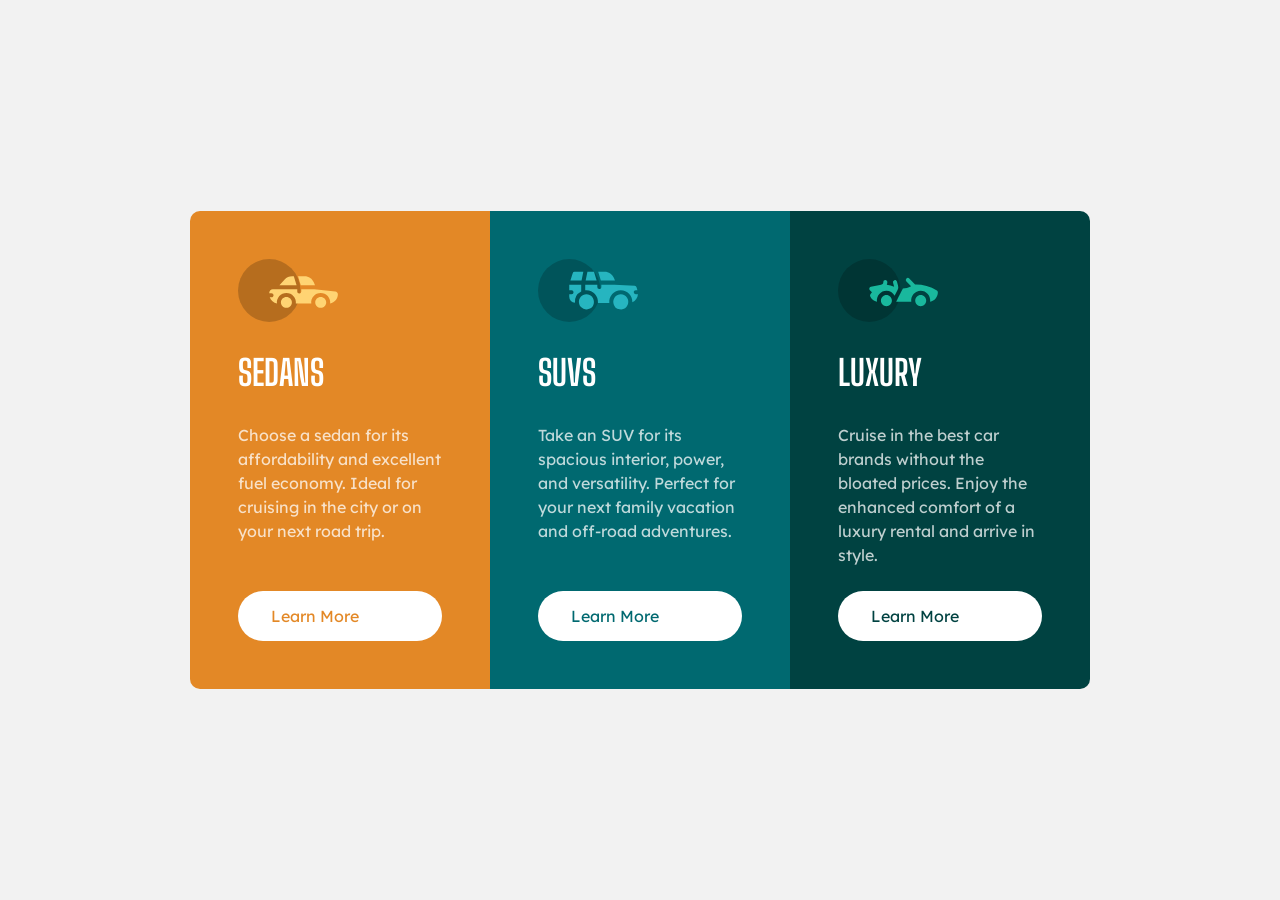
<file: 3-column-preview-card-component-main/index.html>
<!doctype html>
<html lang="en">
  <head>
    <meta charset="UTF-8" />
    <meta name="viewport" content="width=device-width, initial-scale=1.0" />
    <link rel="preconnect" href="https://fonts.googleapis.com" />
    <link rel="preconnect" href="https://fonts.gstatic.com" crossorigin />
    <link
      href="https://fonts.googleapis.com/css2?family=Big+Shoulders+Display:wght@700&family=Lexend+Deca:wght@400&display=swap"
      rel="stylesheet"
    />
    <link
      rel="icon"
      type="image/png"
      sizes="32x32"
      href="./images/favicon-32x32.png"
    />
    <title>Frontend Mentor | 3-column preview card component</title>
    <link rel="stylesheet" href="style.css" />
  </head>
  <body>
    <main>
      <section class="card-container" aria-label="Vehicle categories">
        <article class="card card--sedans">
          <img
            src="./images/icon-sedans.svg"
            alt=""
            aria-hidden="true"
            class="card__icon"
          />
          <h2 class="card__title">Sedans</h2>
          <p class="card__description">
            Choose a sedan for its affordability and excellent fuel economy.
            Ideal for cruising in the city or on your next road trip.
          </p>
          <a href="#" class="card__btn">
            Learn More <span class="sr-only">about Sedans</span>
          </a>
        </article>

        <article class="card card--suvs">
          <img
            src="./images/icon-suvs.svg"
            alt=""
            aria-hidden="true"
            class="card__icon"
          />
          <h2 class="card__title">SUVs</h2>
          <p class="card__description">
            Take an SUV for its spacious interior, power, and versatility.
            Perfect for your next family vacation and off-road adventures.
          </p>
          <a href="#" class="card__btn">
            Learn More <span class="sr-only">about SUVs</span>
          </a>
        </article>

        <article class="card card--luxury">
          <img
            src="./images/icon-luxury.svg"
            alt=""
            aria-hidden="true"
            class="card__icon"
          />
          <h2 class="card__title">Luxury</h2>
          <p class="card__description">
            Cruise in the best car brands without the bloated prices. Enjoy the
            enhanced comfort of a luxury rental and arrive in style.
          </p>
          <a href="#" class="card__btn">
            Learn More <span class="sr-only">about Luxury cars</span>
          </a>
        </article>
      </section>
    </main>
  </body>
</html>
</file>
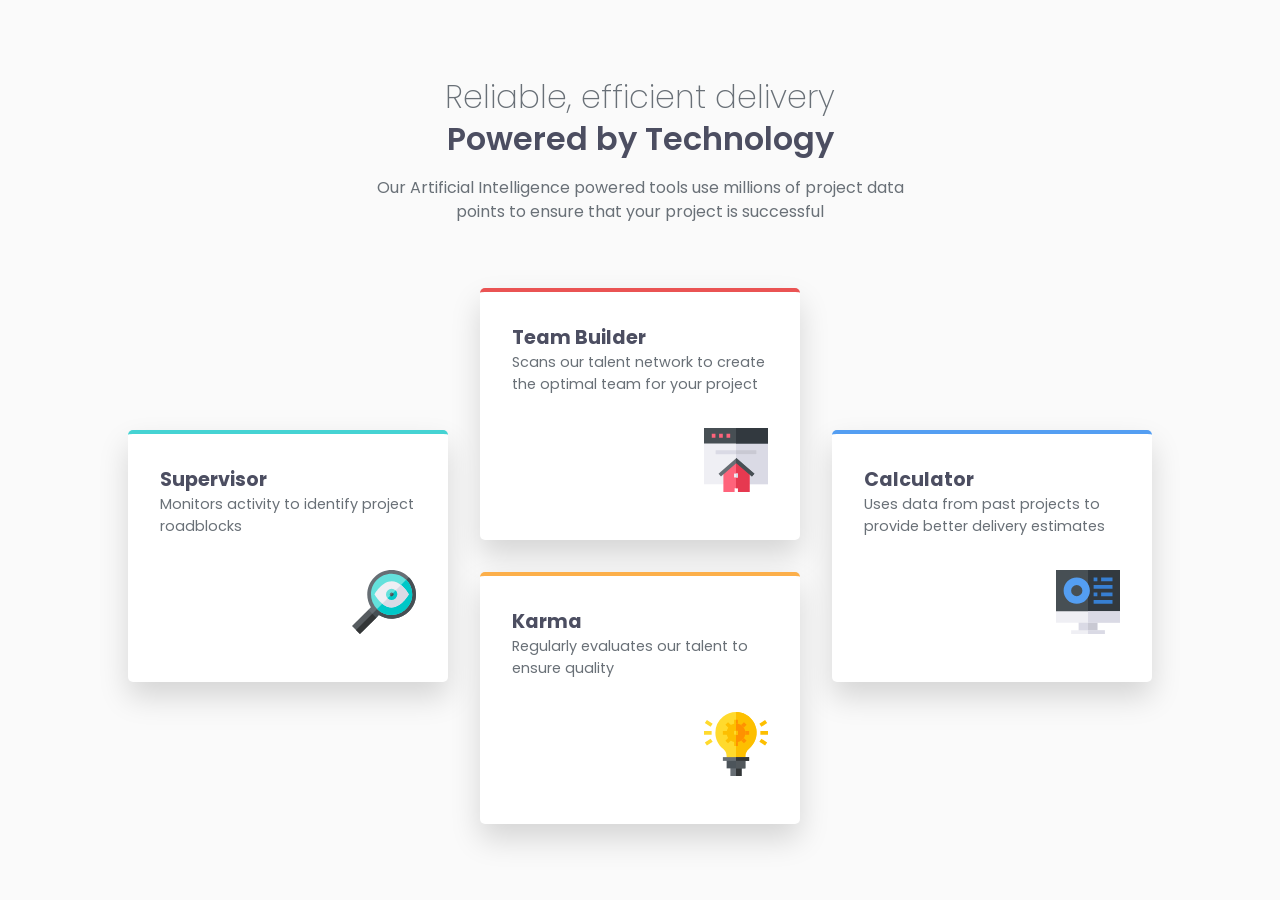
<file: four-card-feature-section-master/index.html>
<!doctype html>
<html lang="en">
  <head>
    <meta charset="UTF-8" />
    <meta name="viewport" content="width=device-width, initial-scale=1.0" />
    <meta
      name="description"
      content="Four card feature section — Frontend Mentor challenge"
    />
    <link rel="preconnect" href="https://fonts.googleapis.com" />
    <link rel="preconnect" href="https://fonts.gstatic.com" crossorigin />
    <link
      href="https://fonts.googleapis.com/css2?family=Poppins:wght@200;400;600&display=swap"
      rel="stylesheet"
    />
    <link rel="stylesheet" href="styles.css" />
    <link
      rel="icon"
      type="image/png"
      sizes="32x32"
      href="./images/favicon-32x32.png"
    />
    <title>Frontend Mentor | Four card feature section</title>
  </head>
  <body>
    <main>
      <section aria-labelledby="features-heading">
        <div class="feature-section">
          <h1 class="feature-section__title" id="features-heading">
            Reliable, efficient delivery
            <span class="title-emphasis">Powered by Technology</span>
          </h1>
          <p class="feature-section__subtitle">
            Our Artificial Intelligence powered tools use millions of project
            data points to ensure that your project is successful
          </p>
        </div>
        <div class="feature-cards__container">
          <div
            class="feature-cards__item feature-cards__item--cyan"
            id="supervisor"
          >
            <h2 class="feature-cards__title">Supervisor</h2>
            <p class="feature-cards__text">
              Monitors activity to identify project roadblocks
            </p>
            <img
              src="./images/icon-supervisor.svg"
              alt="Supervisor icon"
              class="feature-cards__icon"
            />
          </div>
          <div
            class="feature-cards__item feature-cards__item--red"
            id="teamBuilder"
          >
            <h2 class="feature-cards__title">Team Builder</h2>
            <p class="feature-cards__text">
              Scans our talent network to create the optimal team for your
              project
            </p>
            <img
              src="./images/icon-team-builder.svg"
              alt="Team Builder icon"
              class="feature-cards__icon"
            />
          </div>
          <div
            class="feature-cards__item feature-cards__item--orange"
            id="karma"
          >
            <h2 class="feature-cards__title">Karma</h2>
            <p class="feature-cards__text">
              Regularly evaluates our talent to ensure quality
            </p>
            <img
              src="./images/icon-karma.svg"
              alt="Karma icon"
              class="feature-cards__icon"
            />
          </div>
          <div
            class="feature-cards__item feature-cards__item--blue"
            id="calculator"
          >
            <h2 class="feature-cards__title">Calculator</h2>
            <p class="feature-cards__text">
              Uses data from past projects to provide better delivery estimates
            </p>
            <img
              src="./images/icon-calculator.svg"
              alt="Calculator icon"
              class="feature-cards__icon"
            />
          </div>
        </div>
      </section>
    </main>
  </body>
</html>
</file>
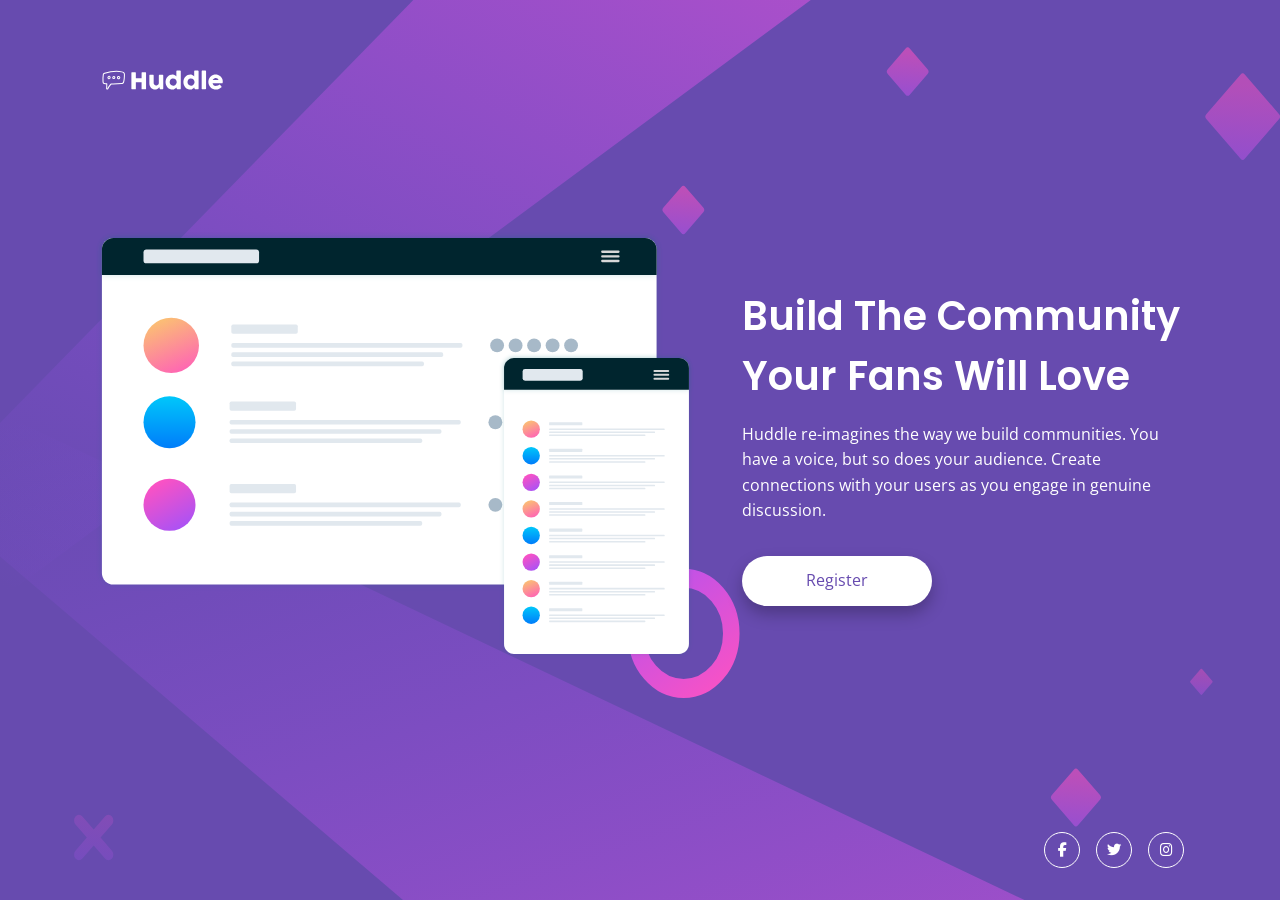
<file: huddle-landing-page-with-single-introductory-section-master/index.html>
<!doctype html>
<html lang="en">
  <head>
    <meta charset="UTF-8" />
    <meta name="viewport" content="width=device-width, initial-scale=1.0" />
    <link
      rel="icon"
      type="image/png"
      sizes="32x32"
      href="./images/favicon-32x32.png"
    />
    <link rel="preconnect" href="https://fonts.googleapis.com" />
    <link rel="preconnect" href="https://fonts.gstatic.com" crossorigin />
    <link
      href="https://fonts.googleapis.com/css2?family=Open+Sans:wght@400&family=Poppins:wght@400;600&display=swap"
      rel="stylesheet"
    />
    <link
      rel="stylesheet"
      href="https://cdnjs.cloudflare.com/ajax/libs/font-awesome/6.5.1/css/all.min.css"
    />
    <link rel="stylesheet" href="styles.css" />
    <title>
      Frontend Mentor | Huddle landing page with single introductory section
    </title>
  </head>
  <body>
    <main class="page">
      <header class="header">
        <img class="header__logo" src="./images/logo.svg" alt="Huddle Logo" />
      </header>

      <section class="hero">
        <img
          class="hero__image"
          src="./images/illustration-mockups.svg"
          alt="Desktop and mobile app mockups"
        />
        <div class="hero__content">
          <h1 class="hero__title">Build The Community Your Fans Will Love</h1>
          <p class="hero__description">
            Huddle re-imagines the way we build communities. You have a voice,
            but so does your audience. Create connections with your users as you
            engage in genuine discussion.
          </p>
          <button class="btn btn--primary" type="button">Register</button>
        </div>
      </section>
    </main>

    <footer class="footer">
      <ul class="social-links">
        <li class="social-links__item">
          <a class="social-links__link" href="#" aria-label="Facebook">
            <i class="fa-brands fa-facebook-f"></i>
          </a>
        </li>
        <li class="social-links__item">
          <a class="social-links__link" href="#" aria-label="Twitter">
            <i class="fa-brands fa-twitter"></i>
          </a>
        </li>
        <li class="social-links__item">
          <a class="social-links__link" href="#" aria-label="Instagram">
            <i class="fa-brands fa-instagram"></i>
          </a>
        </li>
      </ul>
    </footer>
  </body>
</html>
</file>
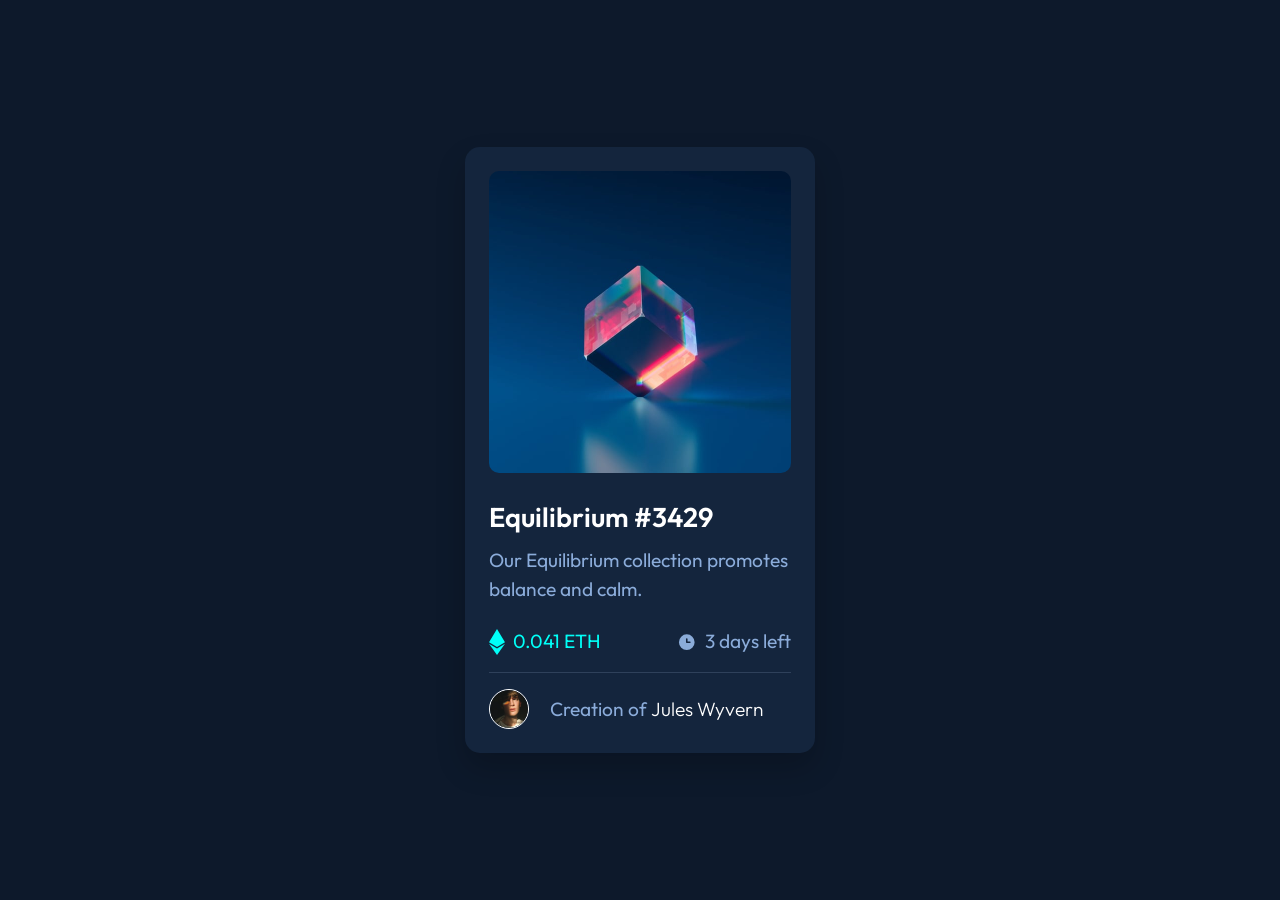
<file: nft-preview-card-component-main/index.html>
<!doctype html>
<html lang="en">
  <head>
    <meta charset="UTF-8" />
    <meta name="viewport" content="width=device-width, initial-scale=1.0" />
    <link rel="preconnect" href="https://fonts.googleapis.com" />
    <link rel="preconnect" href="https://fonts.gstatic.com" crossorigin />
    <link
      href="https://fonts.googleapis.com/css2?family=Outfit:wght@300;400;600&display=swap"
      rel="stylesheet"
    />
    <link
      rel="icon"
      type="image/png"
      sizes="32x32"
      href="./images/favicon-32x32.png"
    />
    <title>Frontend Mentor | NFT preview card component</title>
    <link rel="stylesheet" href="styles.css" />
  </head>
  <body>
    <main>
      <article class="card-container">
        <div class="card-image-container">
          <img
            src="./images/image-equilibrium.jpg"
            alt="Equilibrium NFT — a floating glass cube"
            class="card-image"
          />
          <div class="hover-overlay">
            <img src="./images/icon-view.svg" alt="" class="view-icon" />
          </div>
        </div>
        <div class="card-details">
          <h2 class="card-title">Equilibrium #3429</h2>
          <p class="card-description">
            Our Equilibrium collection promotes balance and calm.
          </p>
          <div class="price">
            <span class="price-day-container ethereum-price"
              ><img
                src="./images/icon-ethereum.svg"
                alt=""
                class="ethereum-icon"
              />
              0.041 ETH</span
            >
            <span class="price-day-container"
              ><img
                src="./images/icon-clock.svg"
                alt=""
                class="days-left-icon"
              />
              3 days left</span
            >
          </div>
          <div class="creator">
            <img
              src="./images/image-avatar.png"
              alt="Jules Wyvern, creator avatar"
              class="creator-photo"
            />
            <p>Creation of <a href="#" class="creator-name">Jules Wyvern</a></p>
          </div>
        </div>
      </article>
    </main>
  </body>
</html>
</file>
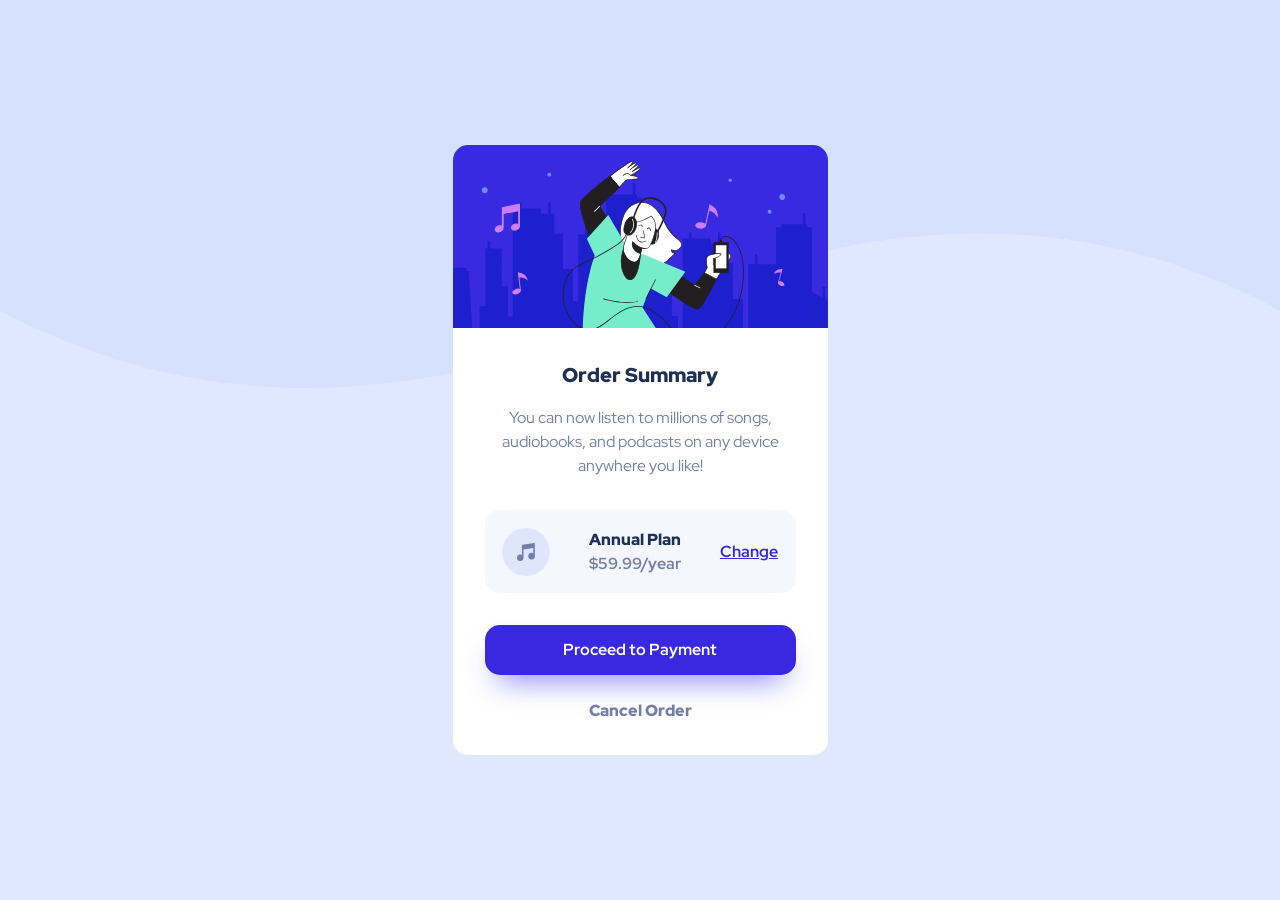
<file: order-summary-component-main/index.html>
<!doctype html>
<html lang="en">
  <head>
    <meta charset="UTF-8" />
    <meta name="viewport" content="width=device-width, initial-scale=1.0" />
    <link rel="preconnect" href="https://fonts.googleapis.com" />
    <link rel="preconnect" href="https://fonts.gstatic.com" crossorigin />
    <link
      href="https://fonts.googleapis.com/css2?family=Red+Hat+Display:ital,wght@0,500;0,700;0,900;1,500;1,700;1,900&display=swap"
      rel="stylesheet"
    />
    <link
      rel="icon"
      type="image/png"
      sizes="32x32"
      href="./images/favicon-32x32.png"
    />
    <link rel="stylesheet" href="style.css" />
    <title>Frontend Mentor | Order summary card</title>
  </head>
  <body>
    <main>
      <article class="summary-container">
        <img
          src="./images/illustration-hero.svg"
          alt="Headphones with musical notes and colorful shapes"
          class="summary-hero"
        />
        <div class="plan-container">
          <h1 class="plan-title">Order Summary</h1>
          <p class="plan-description">
            You can now listen to millions of songs, audiobooks, and podcasts on
            any device anywhere you like!
          </p>
          <div class="annual-plan">
            <img
              src="./images/icon-music.svg"
              alt=""
              class="annual-plan-icon"
            />
            <div class="annual-plan-info">
              <p class="annual-plan-title">Annual Plan</p>
              <p class="annual-plan-price">$59.99/year</p>
            </div>
            <button class="change-btn">Change</button>
          </div>
          <button class="proceed-btn">Proceed to Payment</button>
          <button class="cancel-btn">Cancel Order</button>
        </div>
      </article>
    </main>
  </body>
</html>
</file>
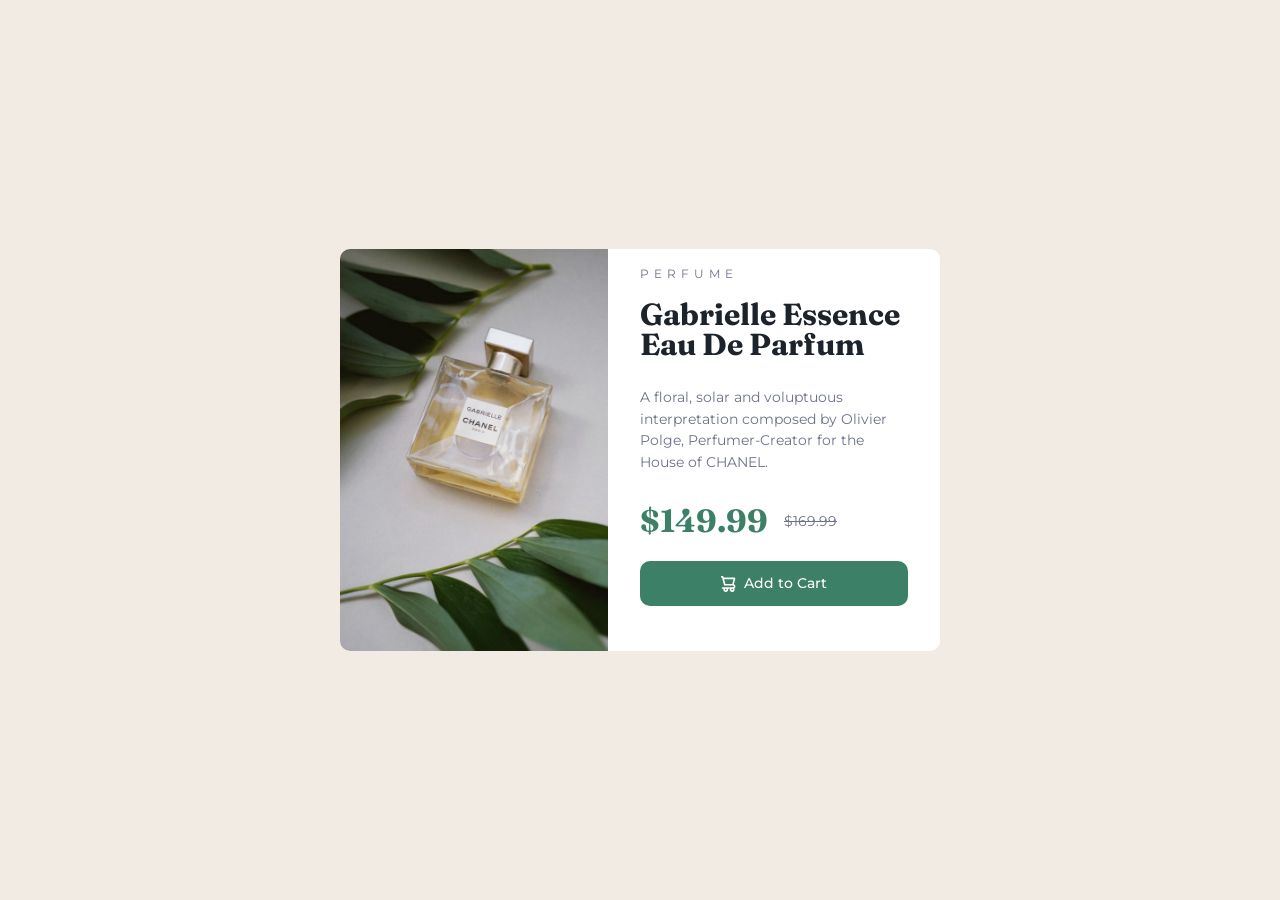
<file: product-preview-card-component-main/index.html>
<!doctype html>
<html lang="en">
  <head>
    <meta charset="UTF-8" />
    <meta name="viewport" content="width=device-width, initial-scale=1.0" />
    <link
      rel="icon"
      type="image/png"
      sizes="32x32"
      href="./images/favicon-32x32.png"
    />
    <link rel="preconnect" href="https://fonts.googleapis.com" />
    <link rel="preconnect" href="https://fonts.gstatic.com" crossorigin />
    <link
      href="https://fonts.googleapis.com/css2?family=Fraunces:wght@700&family=Montserrat:wght@500;700&display=swap"
      rel="stylesheet"
    />
    <link rel="stylesheet" href="styles.css" />
    <title>Frontend Mentor | Product preview card component</title>
  </head>
  <body>
    <main>
      <article class="product-card">
        <div class="image-section">
          <picture>
            <source
              media="(min-width: 900px)"
              srcset="./images/image-product-desktop.jpg"
            />
            <img
              src="./images/image-product-mobile.jpg"
              alt="Gabrielle Essence Eau De Parfum"
              class="product-image"
            />
          </picture>
        </div>
        <div class="product-details-container">
          <p class="product-type">Perfume</p>
          <h1 class="product-title">Gabrielle Essence Eau De Parfum</h1>
          <p class="product-description">
            A floral, solar and voluptuous interpretation composed by Olivier
            Polge, Perfumer-Creator for the House of CHANEL.
          </p>
          <p class="product-price-container">
            <span class="product-price">$149.99 </span
            ><span class="product-original-price">$169.99</span>
          </p>
          <button class="add-to-cart-button" type="button">
            <img src="./images/icon-cart.svg" alt="" aria-hidden="true" />Add to
            Cart
          </button>
        </div>
      </article>
    </main>
  </body>
</html>
</file>
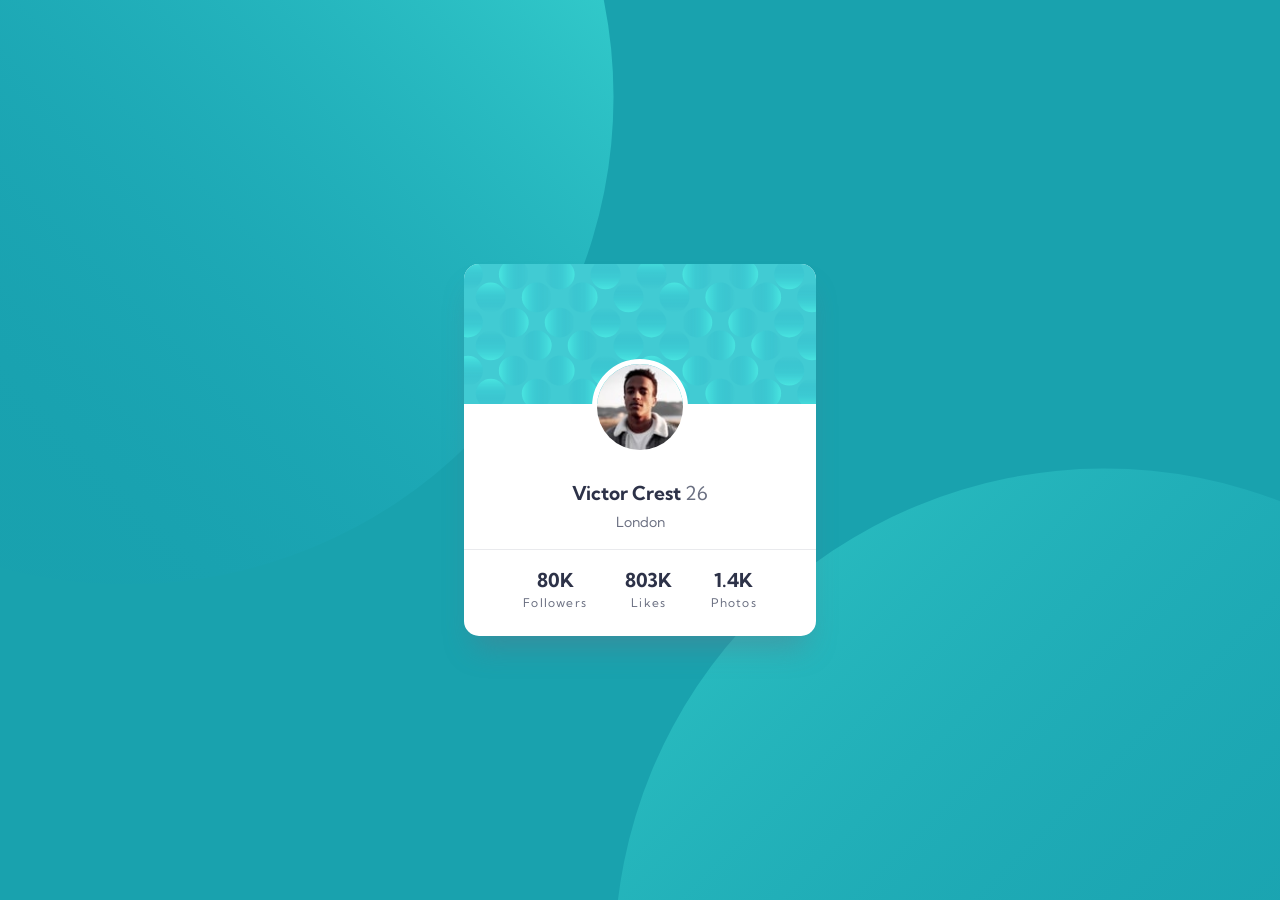
<file: profile-card-component-main/index.html>
<!doctype html>
<html lang="en">
  <head>
    <meta charset="UTF-8" />
    <meta name="viewport" content="width=device-width, initial-scale=1.0" />
    <link rel="preconnect" href="https://fonts.googleapis.com" />
    <link rel="preconnect" href="https://fonts.gstatic.com" crossorigin />
    <link
      href="https://fonts.googleapis.com/css2?family=Kumbh+Sans:wght@400;700&display=swap"
      rel="stylesheet"
    />
    <link rel="stylesheet" href="styles.css" />
    <link
      rel="icon"
      type="image/png"
      sizes="32x32"
      href="./images/favicon-32x32.png"
    />
    <title>Frontend Mentor | Profile card component</title>
  </head>
  <body>
    <main>
      <article class="profile-card">
        <div class="profile-card__banner"></div>
        <div class="profile-card__content">
          <img
            src="./images/image-victor.jpg"
            alt="Victor Crest"
            class="profile-card__avatar"
          />
          <h2 class="profile-card__name">Victor Crest <span>26</span></h2>
          <p class="profile-card__location">London</p>
          <hr class="profile-card__divider" />
          <ul class="profile-card__stats">
            <li>
              <span class="profile-card__stats-number">80K</span>
              <span class="profile-card__stats-label">Followers</span>
            </li>
            <li>
              <span class="profile-card__stats-number">803K</span>
              <span class="profile-card__stats-label">Likes</span>
            </li>
            <li>
              <span class="profile-card__stats-number">1.4K</span>
              <span class="profile-card__stats-label">Photos</span>
            </li>
          </ul>
        </div>
      </article>
    </main>
  </body>
</html>
</file>
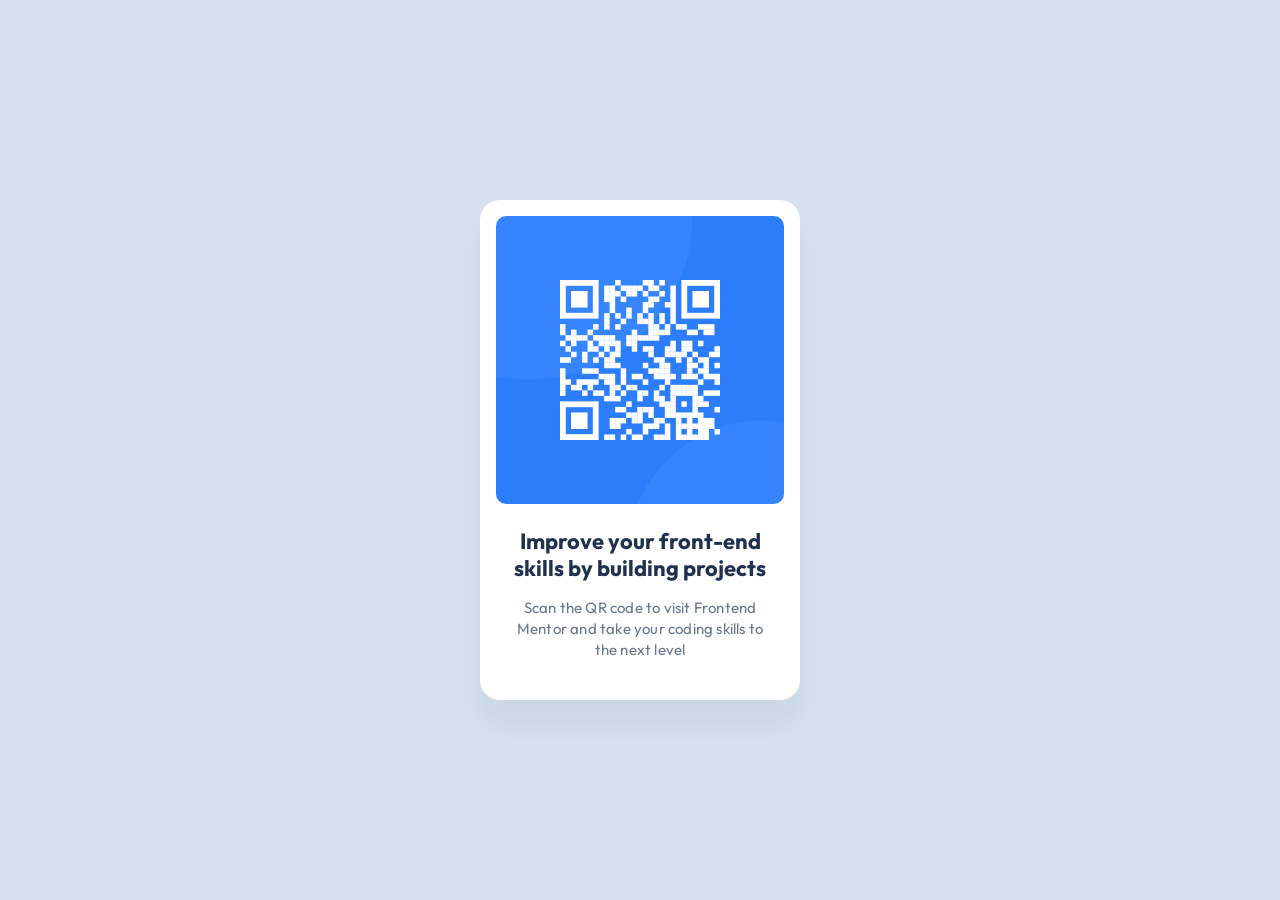
<file: qr-code-component-main/index.html>
<!doctype html>
<html lang="en">
  <head>
    <meta charset="UTF-8" />
    <meta name="viewport" content="width=device-width, initial-scale=1.0" />
    <link
      rel="icon"
      type="image/png"
      sizes="32x32"
      href="./images/favicon-32x32.png"
    />
    <link rel="preconnect" href="https://fonts.googleapis.com" />
    <link rel="preconnect" href="https://fonts.gstatic.com" crossorigin />
    <link
      href="https://fonts.googleapis.com/css2?family=Outfit:wght@100..900&display=swap"
      rel="stylesheet"
    />
    <link rel="stylesheet" href="styles.css" />
    <title>Frontend Mentor | QR code component</title>
  </head>
  <body>
    <main class="qrcode">
      <img src="./images/image-qr-code.png" alt="qrcode" class="qrcode-image" />
      <h1 class="qrcode-title">
        Improve your front-end skills by building projects
      </h1>
      <p class="qrcode-text">
        Scan the QR code to visit Frontend Mentor and take your coding skills to
        the next level
      </p>
    </main>
  </body>
</html>
</file>
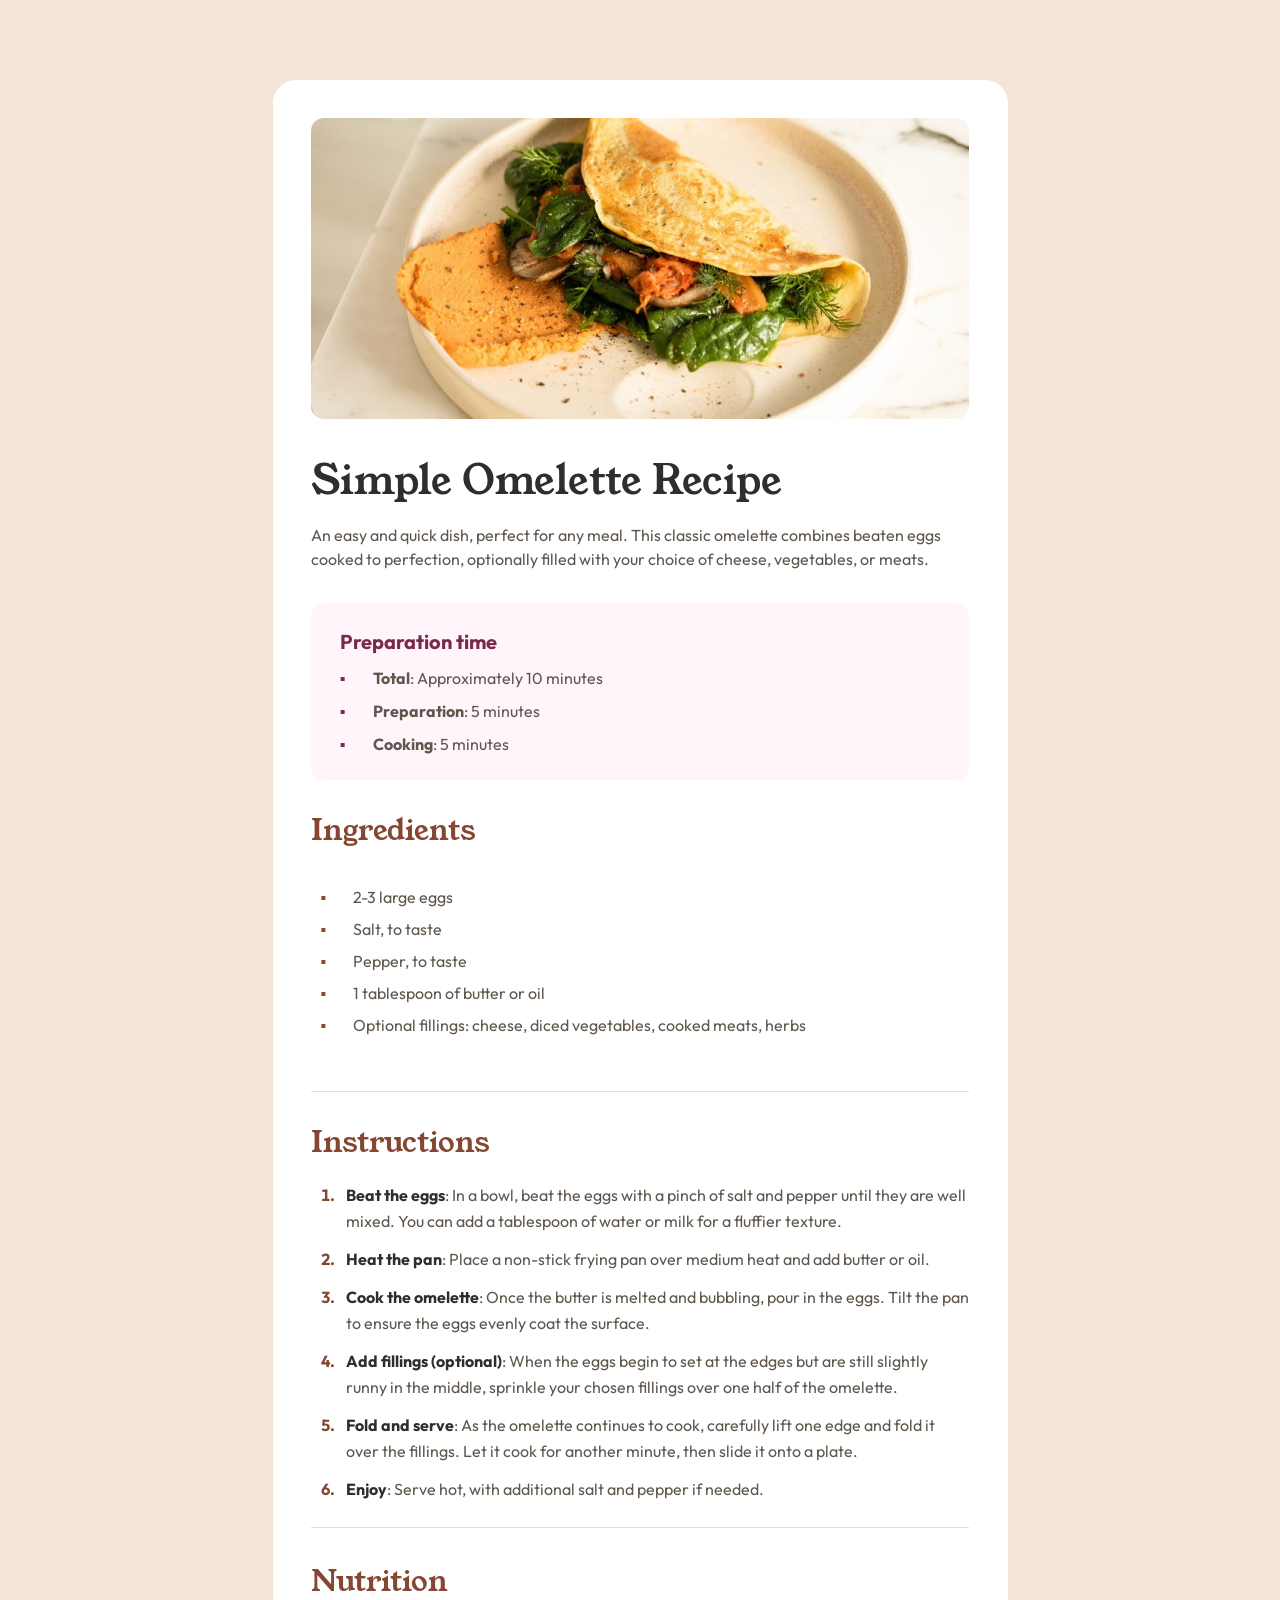
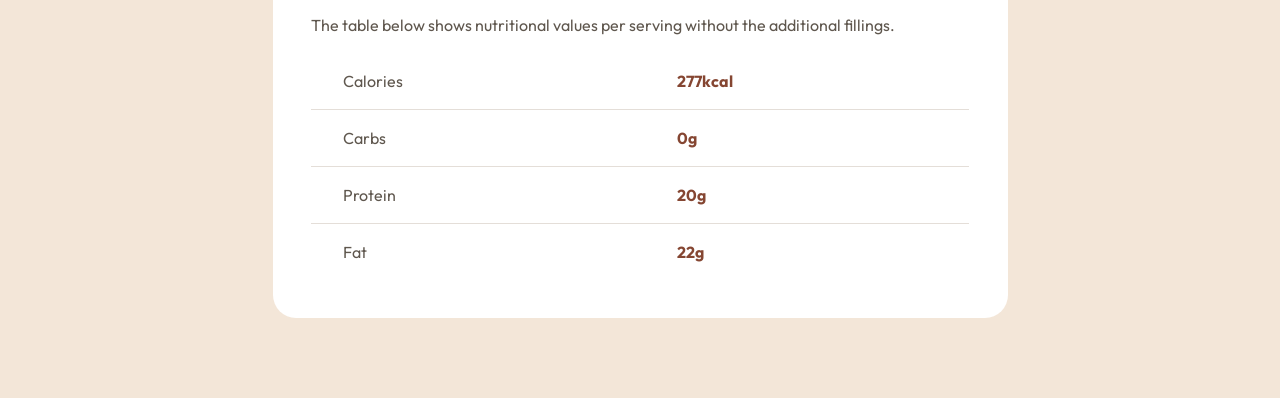
<file: recipe-page-main/index.html>
<!doctype html>
<html lang="en">
  <head>
    <meta charset="UTF-8" />
    <meta name="viewport" content="width=device-width, initial-scale=1.0" />
    <link rel="stylesheet" href="styles.css" />
    <link
      rel="icon"
      type="image/png"
      sizes="32x32"
      href="./assets/images/favicon-32x32.png"
    />
    <title>Frontend Mentor | Recipe page</title>
  </head>
  <body>
    <main>
      <article class="recipe">
        <section class="recipe-overview">
          <img
            src="./assets/images/image-omelette.jpeg"
            alt="A simple omelette"
            class="recipe-image"
          />
          <h1 class="recipe-title">Simple Omelette Recipe</h1>

          <p class="recipe-description">
            An easy and quick dish, perfect for any meal. This classic omelette
            combines beaten eggs cooked to perfection, optionally filled with
            your choice of cheese, vegetables, or meats.
          </p>

          <div class="preparation-time">
            <h2>Preparation time</h2>
            <ul>
              <li>
                <span><strong>Total</strong>: Approximately 10 minutes</span>
              </li>
              <li>
                <span><strong>Preparation</strong>: 5 minutes</span>
              </li>
              <li>
                <span><strong>Cooking</strong>: 5 minutes</span>
              </li>
            </ul>
          </div>
        </section>

        <section class="ingredients">
          <h2 class="ingredients-title">Ingredients</h2>
          <ul class="ingredients-list">
            <li class="ingredients-list-item">2-3 large eggs</li>
            <li class="ingredients-list-item">Salt, to taste</li>
            <li class="ingredients-list-item">Pepper, to taste</li>
            <li class="ingredients-list-item">1 tablespoon of butter or oil</li>
            <li class="ingredients-list-item">
              Optional fillings: cheese, diced vegetables, cooked meats, herbs
            </li>
          </ul>
        </section>

        <section class="instructions">
          <h2 class="instructions-title">Instructions</h2>
          <ol class="instructions-list">
            <li>
              <strong>Beat the eggs</strong>: In a bowl, beat the eggs with a
              pinch of salt and pepper until they are well mixed. You can add a
              tablespoon of water or milk for a fluffier texture.
            </li>
            <li>
              <strong>Heat the pan</strong>: Place a non-stick frying pan over
              medium heat and add butter or oil.
            </li>
            <li>
              <strong>Cook the omelette</strong>: Once the butter is melted and
              bubbling, pour in the eggs. Tilt the pan to ensure the eggs evenly
              coat the surface.
            </li>
            <li>
              <strong>Add fillings (optional)</strong>: When the eggs begin to
              set at the edges but are still slightly runny in the middle,
              sprinkle your chosen fillings over one half of the omelette.
            </li>
            <li>
              <strong>Fold and serve</strong>: As the omelette continues to
              cook, carefully lift one edge and fold it over the fillings. Let
              it cook for another minute, then slide it onto a plate.
            </li>
            <li>
              <strong>Enjoy</strong>: Serve hot, with additional salt and pepper
              if needed.
            </li>
          </ol>
        </section>

        <section class="nutrition">
          <h2 class="nutrition-title">Nutrition</h2>
          <p class="nutrition-description">
            The table below shows nutritional values per serving without the
            additional fillings.
          </p>

          <table class="nutrition-table">
            <tbody>
              <tr>
                <th scope="row">Calories</th>
                <td class="value">277kcal</td>
              </tr>
              <tr>
                <th scope="row">Carbs</th>
                <td class="value">0g</td>
              </tr>
              <tr>
                <th scope="row">Protein</th>
                <td class="value">20g</td>
              </tr>
              <tr>
                <th scope="row">Fat</th>
                <td class="value">22g</td>
              </tr>
            </tbody>
          </table>
        </section>
      </article>
    </main>
  </body>
</html>
</file>
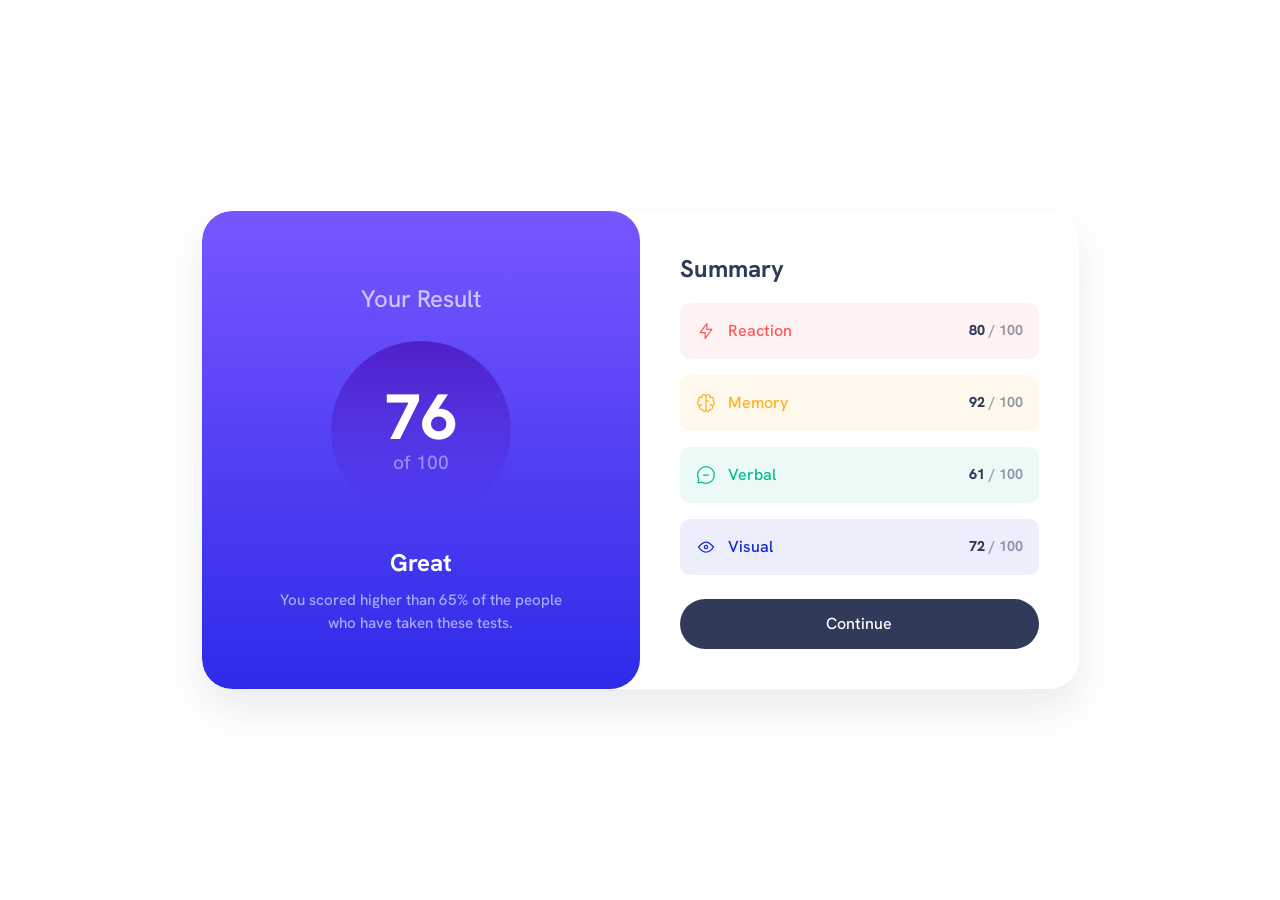
<file: results-summary-component-main/index.html>
<!doctype html>
<html lang="en">
  <head>
    <meta charset="UTF-8" />
    <meta name="viewport" content="width=device-width, initial-scale=1.0" />

    <link
      rel="icon"
      type="image/png"
      sizes="32x32"
      href="./assets/images/favicon-32x32.png"
    />
    <link rel="stylesheet" href="styles.css" />
    <title>Frontend Mentor | Results summary component</title>
  </head>
  <body>
    <main>
      <article class="main-content">
        <section class="results">
          <h1 class="results-title">Your Result</h1>
          <div class="results-score">
            <span class="results-score-number">76</span>
            <span class="results-score-total">of 100</span>
          </div>
          <div class="results-evaluation-container">
            <h2 class="results-evaluation">Great</h2>
            <p class="results-description">
              You scored higher than 65% of the people who have taken these
              tests.
            </p>
          </div>
        </section>

        <section class="summary-section">
          <h2 class="summary-title">Summary</h2>
          <ul class="summary-container">
            <li class="summary-item">
              <div class="summary-item-label">
                <img
                  src="./assets/images/icon-reaction.svg"
                  alt=""
                  aria-hidden="true"
                />
                <span>Reaction</span>
              </div>
              <p class="summary-item-number"><span>80</span> / 100</p>
            </li>

            <li class="summary-item">
              <div class="summary-item-label">
                <img
                  src="./assets/images/icon-memory.svg"
                  alt=""
                  aria-hidden="true"
                />
                <span>Memory</span>
              </div>
              <p class="summary-item-number"><span>92</span> / 100</p>
            </li>

            <li class="summary-item">
              <div class="summary-item-label">
                <img
                  src="./assets/images/icon-verbal.svg"
                  alt=""
                  aria-hidden="true"
                />
                <span>Verbal</span>
              </div>
              <p class="summary-item-number"><span>61</span> / 100</p>
            </li>

            <li class="summary-item">
              <div class="summary-item-label">
                <img
                  src="./assets/images/icon-visual.svg"
                  alt=""
                  aria-hidden="true"
                />
                <span>Visual</span>
              </div>
              <p class="summary-item-number"><span>72</span> / 100</p>
            </li>
          </ul>
          <button type="button" class="btn">Continue</button>
        </section>
      </article>
    </main>
  </body>
</html>
</file>
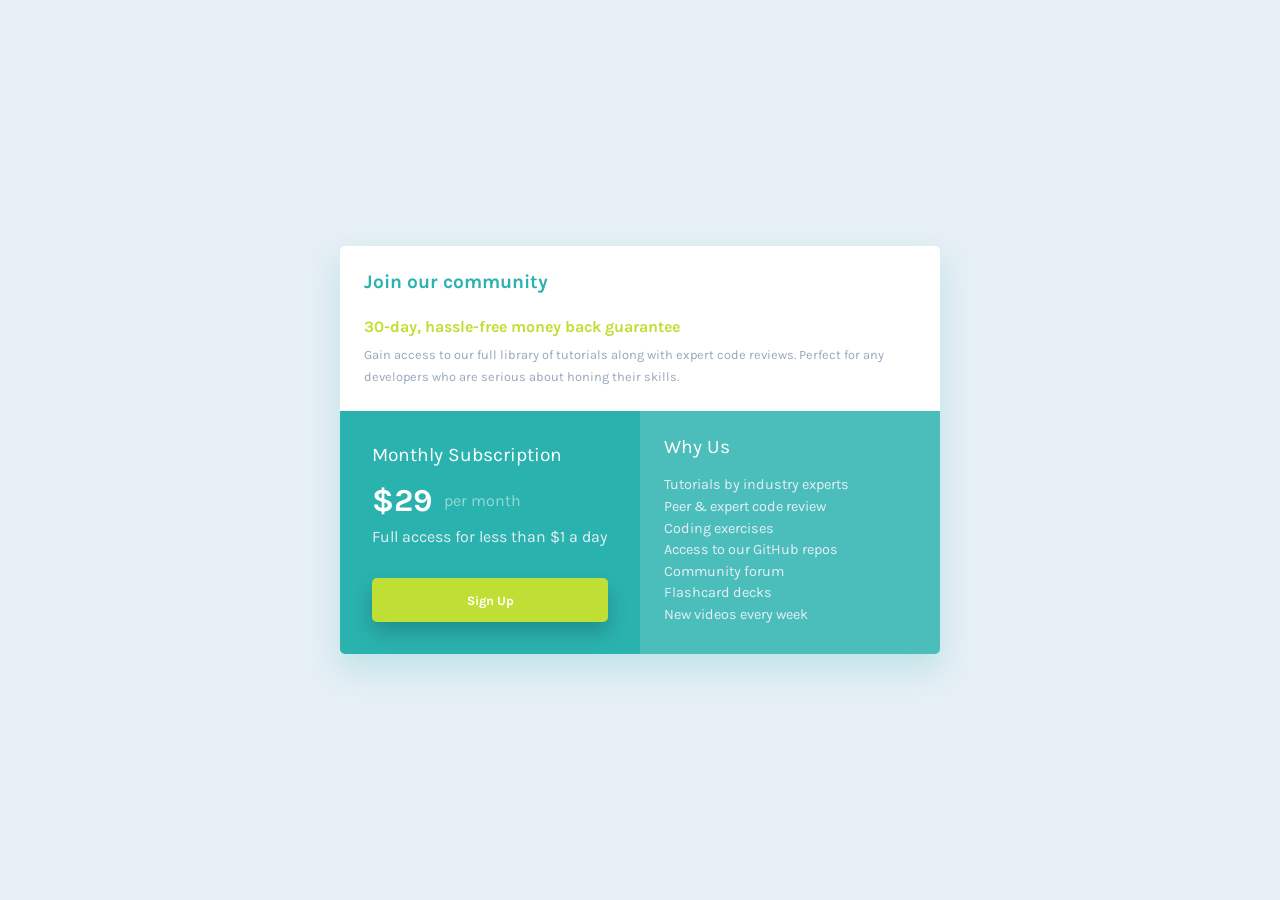
<file: single-price-grid-component-master/index.html>
<!doctype html>
<html lang="en">
  <head>
    <meta charset="UTF-8" />
    <meta name="viewport" content="width=device-width, initial-scale=1.0" />
    <!-- Google Fonts -->
    <link rel="preconnect" href="https://fonts.googleapis.com" />
    <link rel="preconnect" href="https://fonts.gstatic.com" crossorigin />
    <link
      href="https://fonts.googleapis.com/css2?family=Karla:wght@400;700&display=swap"
      rel="stylesheet"
    />
    <link
      rel="icon"
      type="image/png"
      sizes="32x32"
      href="./images/favicon-32x32.png"
    />
    <link rel="stylesheet" href="styles.css" />
    <title>Frontend Mentor | Single Price Grid Component</title>
  </head>
  <body>
    <main>
      <div class="price-card__container">
        <section class="card-description">
          <h1 class="card-description__title">Join our community</h1>
          <p class="card-description__subtitle">
            30-day, hassle-free money back guarantee
          </p>
          <p class="card-description__text">
            Gain access to our full library of tutorials along with expert code
            reviews. Perfect for any developers who are serious about honing
            their skills.
          </p>
        </section>
        <section class="price-card__section">
          <h2 class="price-card__title">Monthly Subscription</h2>
          <p class="price-card__perMonth">
            <span class="price-card__value">&dollar;29</span> per month
          </p>
          <p class="price-card__subtitle">
            Full access for less than &dollar;1 a day
          </p>
          <button type="button" class="price-card__btn">Sign Up</button>
        </section>
        <section class="aboutus">
          <h2 class="aboutus-title">Why Us</h2>
          <ul class="aboutus-features">
            <li class="aboutus-features__item">
              Tutorials by industry experts
            </li>
            <li class="aboutus-features__item">
              Peer &amp; expert code review
            </li>
            <li class="aboutus-features__item">Coding exercises</li>
            <li class="aboutus-features__item">Access to our GitHub repos</li>
            <li class="aboutus-features__item">Community forum</li>
            <li class="aboutus-features__item">Flashcard decks</li>
            <li class="aboutus-features__item">New videos every week</li>
          </ul>
        </section>
      </div>
    </main>
  </body>
</html>
</file>
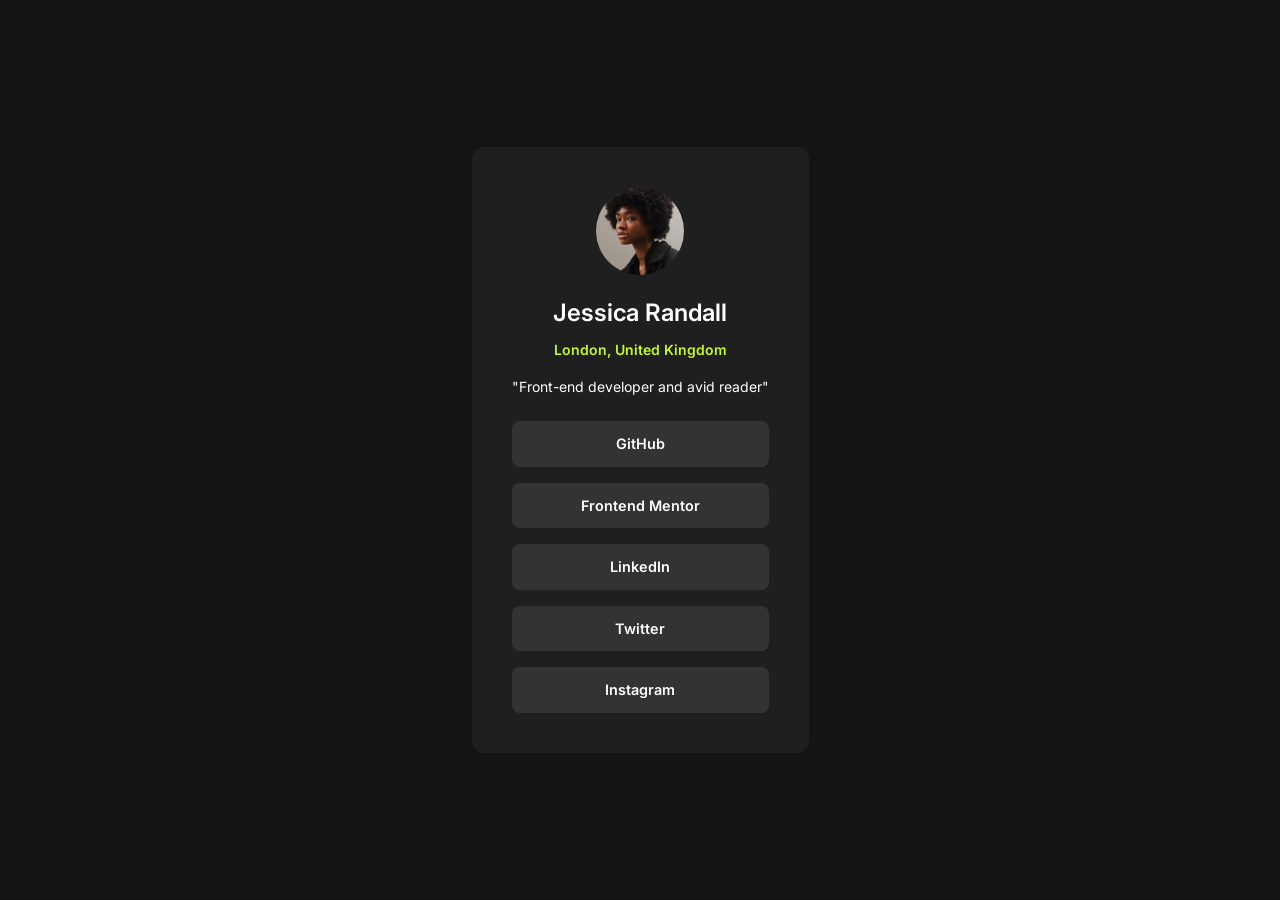
<file: social-links-profile-main/index.html>
<!doctype html>
<html lang="en">
  <head>
    <meta charset="UTF-8" />
    <meta name="viewport" content="width=device-width, initial-scale=1.0" />
    <link
      rel="icon"
      type="image/png"
      sizes="32x32"
      href="./assets/images/favicon-32x32.png"
    />
    <link rel="preconnect" href="https://fonts.googleapis.com" />
    <link rel="preconnect" href="https://fonts.gstatic.com" crossorigin />
    <link
      href="https://fonts.googleapis.com/css2?family=Inter:ital,opsz,wght@0,14..32,100..900;1,14..32,100..900&display=swap"
      rel="stylesheet"
    />
    <link rel="stylesheet" href="styles.css" />
    <title>Frontend Mentor | Social links profile</title>
  </head>
  <body>
    <main>
      <section class="profile">
        <img
          src="./assets/images/avatar-jessica.jpeg"
          alt="Jessica Randall"
          class="profile__avatar"
          width="88"
          height="88"
        />
        <h1 class="profile__name">Jessica Randall</h1>
        <p class="profile__location">London, United Kingdom</p>
        <p class="profile__bio">"Front-end developer and avid reader"</p>
        <ul class="profile__links">
          <li><a href="#" aria-label="Jessica's GitHub profile">GitHub</a></li>
          <li>
            <a href="#" aria-label="Jessica's Frontend Mentor profile"
              >Frontend Mentor</a
            >
          </li>
          <li>
            <a href="#" aria-label="Jessica's LinkedIn profile">LinkedIn</a>
          </li>
          <li>
            <a href="#" aria-label="Jessica's Twitter profile">Twitter</a>
          </li>
          <li>
            <a href="#" aria-label="Jessica's Instagram profile">Instagram</a>
          </li>
        </ul>
      </section>
    </main>
  </body>
</html>
</file>
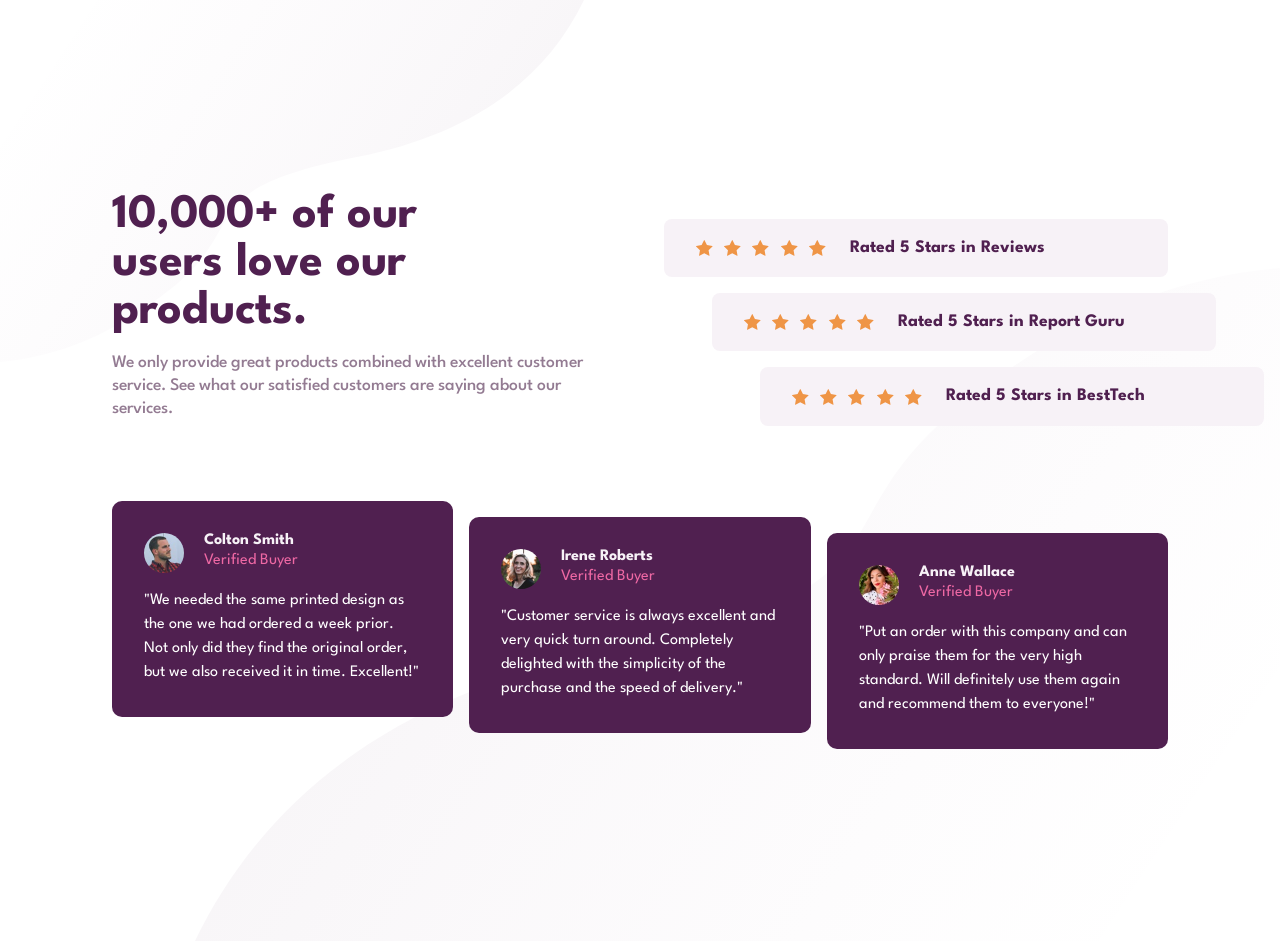
<file: social-proof-section-master/index.html>
<!doctype html>
<html lang="en">
  <head>
    <meta charset="UTF-8" />
    <meta name="viewport" content="width=device-width, initial-scale=1.0" />
    <meta
      name="description"
      content="See what 10,000+ satisfied customers say about our products and service."
    />
    <link rel="preconnect" href="https://fonts.googleapis.com" />
    <link rel="preconnect" href="https://fonts.gstatic.com" crossorigin />
    <link
      href="https://fonts.googleapis.com/css2?family=League+Spartan:wght@400;500;700&display=swap"
      rel="stylesheet"
    />
    <link rel="stylesheet" href="./styles.css" />

    <link
      rel="icon"
      type="image/png"
      sizes="32x32"
      href="./images/favicon-32x32.png"
    />
    <title>Frontend Mentor | Social proof section</title>
  </head>
  <body>
    <main>
      <article class="social-proof">
        <section class="social-proof__intro">
          <h1 class="social-proof__title">
            10,000+ of our users love our products.
          </h1>
          <p class="social-proof__description">
            We only provide great products combined with excellent customer
            service. See what our satisfied customers are saying about our
            services.
          </p>
        </section>

        <section class="social-proof__ratings" aria-label="Star ratings">
          <ul class="ratings-list" role="list">
            <li class="ratings-list__item">
              <div class="ratings-list__stars" aria-hidden="true">
                <img src="./images/icon-star.svg" alt="" />
                <img src="./images/icon-star.svg" alt="" />
                <img src="./images/icon-star.svg" alt="" />
                <img src="./images/icon-star.svg" alt="" />
                <img src="./images/icon-star.svg" alt="" />
              </div>

              <p class="ratings-list__label">Rated 5 Stars in Reviews</p>
            </li>
            <li class="ratings-list__item">
              <div class="ratings-list__stars" aria-hidden="true">
                <img src="./images/icon-star.svg" alt="" />
                <img src="./images/icon-star.svg" alt="" />
                <img src="./images/icon-star.svg" alt="" />
                <img src="./images/icon-star.svg" alt="" />
                <img src="./images/icon-star.svg" alt="" />
              </div>
              <p class="ratings-list__label">Rated 5 Stars in Report Guru</p>
            </li>
            <li class="ratings-list__item">
              <div class="ratings-list__stars" aria-hidden="true">
                <img src="./images/icon-star.svg" alt="" />
                <img src="./images/icon-star.svg" alt="" />
                <img src="./images/icon-star.svg" alt="" />
                <img src="./images/icon-star.svg" alt="" />
                <img src="./images/icon-star.svg" alt="" />
              </div>
              <p class="ratings-list__label">Rated 5 Stars in BestTech</p>
            </li>
          </ul>
        </section>

        <section
          class="social-proof__testimonials"
          aria-label="Customer testimonials"
        >
          <ul class="testimonials-list" role="list">
            <li class="testimonials-list__item">
              <figure class="testimonial-card">
                <div class="testimonial-card__author">
                  <img
                    class="testimonial-card__avatar"
                    src="./images/image-colton.jpg"
                    alt="Colton Smith"
                  />
                  <figcaption class="testimonial-card__info">
                    <p class="testimonial-card__name">Colton Smith</p>
                    <p class="testimonial-card__role">Verified Buyer</p>
                  </figcaption>
                </div>
                <blockquote class="testimonial-card__quote">
                  <p>
                    "We needed the same printed design as the one we had ordered
                    a week prior. Not only did they find the original order, but
                    we also received it in time. Excellent!"
                  </p>
                </blockquote>
              </figure>
            </li>

            <li class="testimonials-list__item">
              <figure class="testimonial-card">
                <div class="testimonial-card__author">
                  <img
                    class="testimonial-card__avatar"
                    src="./images/image-irene.jpg"
                    alt="Irene Roberts"
                  />
                  <figcaption class="testimonial-card__info">
                    <p class="testimonial-card__name">Irene Roberts</p>
                    <p class="testimonial-card__role">Verified Buyer</p>
                  </figcaption>
                </div>
                <blockquote class="testimonial-card__quote">
                  <p>
                    "Customer service is always excellent and very quick turn
                    around. Completely delighted with the simplicity of the
                    purchase and the speed of delivery."
                  </p>
                </blockquote>
              </figure>
            </li>

            <li class="testimonials-list__item">
              <figure class="testimonial-card">
                <div class="testimonial-card__author">
                  <img
                    class="testimonial-card__avatar"
                    src="./images/image-anne.jpg"
                    alt="Anne Wallace"
                  />
                  <figcaption class="testimonial-card__info">
                    <p class="testimonial-card__name">Anne Wallace</p>
                    <p class="testimonial-card__role">Verified Buyer</p>
                  </figcaption>
                </div>
                <blockquote class="testimonial-card__quote">
                  <p>
                    "Put an order with this company and can only praise them for
                    the very high standard. Will definitely use them again and
                    recommend them to everyone!"
                  </p>
                </blockquote>
              </figure>
            </li>
          </ul>
        </section>
      </article>
    </main>
  </body>
</html>
</file>
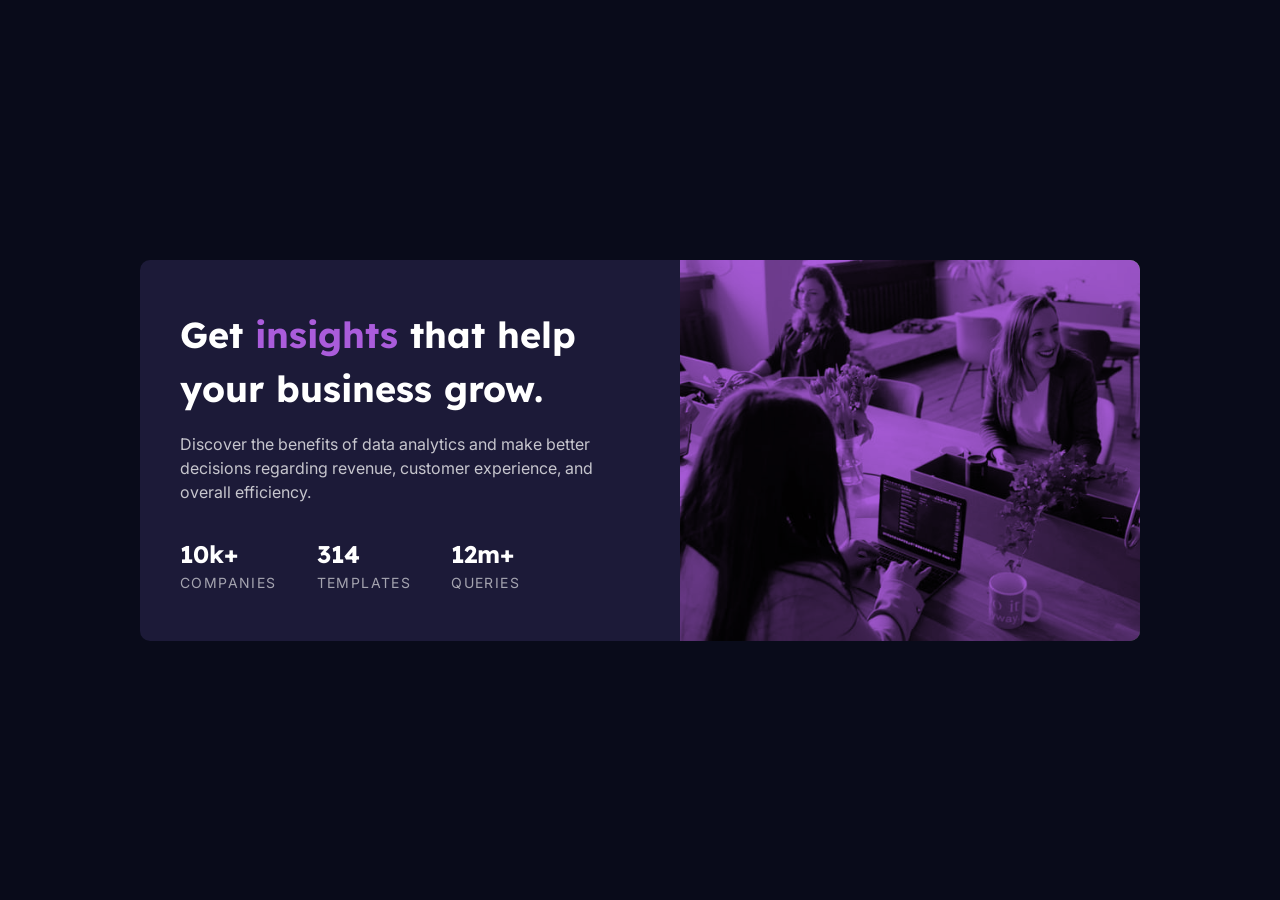
<file: stats-preview-card-component-main/index.html>
<!doctype html>
<html lang="en">
  <head>
    <meta charset="UTF-8" />
    <meta name="viewport" content="width=device-width, initial-scale=1.0" />
    <link
      rel="icon"
      type="image/png"
      sizes="32x32"
      href="./images/favicon-32x32.png"
    />
    <link rel="preconnect" href="https://fonts.googleapis.com" />
    <link rel="preconnect" href="https://fonts.gstatic.com" crossorigin />
    <link
      href="https://fonts.googleapis.com/css2?family=Inter:wght@400&family=Lexend+Deca:wght@400;700&display=swap"
      rel="stylesheet"
    />
    <title>Frontend Mentor | Stats preview card component</title>
    <link rel="stylesheet" href="styles.css" />
  </head>
  <body>
    <main>
      <div class="card-container">
        <picture class="card-image">
          <source
            media="(min-width: 900px)"
            srcset="./images/image-header-desktop.jpg"
          />
          <img
            src="./images/image-header-mobile.jpg"
            alt="A person looking at a laptop screen with data analytics on it."
          />
        </picture>
        <div class="card-content">
          <h1 class="card-title">
            Get <span class="card-title-highlight">insights</span> that help
            your business grow.
          </h1>

          <p class="card-description">
            Discover the benefits of data analytics and make better decisions
            regarding revenue, customer experience, and overall efficiency.
          </p>

          <dl class="card-info">
            <div class="card-info-item">
              <dt>10k+</dt>
              <dd>companies</dd>
            </div>
            <div class="card-info-item">
              <dt>314</dt>
              <dd>templates</dd>
            </div>
            <div class="card-info-item">
              <dt>12m+</dt>
              <dd>queries</dd>
            </div>
          </dl>
        </div>
      </div>
    </main>
  </body>
</html>
</file>
<file: 3-column-preview-card-component-main/style.css>
:root {
  /* ========== Primary ========== */
  --color-gold-500: hsl(31, 77%, 52%);
  --color-cyan-800: hsl(184, 100%, 22%);
  --color-green-950: hsl(179, 100%, 13%);

  /* ========== Neutral ========== */
  --color-white-transparent: hsla(0, 0%, 100%, 0.75);
  --color-gray-100: hsl(0, 0%, 95%);
}
*,
*::before,
*::after {
  box-sizing: border-box;
  margin: 0;
  padding: 0;
}

html {
  font-size: 100%;
  -webkit-text-size-adjust: 100%;
}

body {
  min-height: 100vh;
  line-height: 1.5;
  -webkit-font-smoothing: antialiased;
  background-color: var(--color-gray-100);
  font-family: "Lexend Deca", sans-serif;
  padding: 1.5rem;
  display: flex;
  justify-content: center;
  align-items: center;
}

img,
picture,
video,
canvas,
svg {
  display: block;
  max-width: 100%;
}

input,
button,
textarea,
select {
  font: inherit;
}

p,
h1,
h2,
h3,
h4,
h5,
h6 {
  overflow-wrap: break-word;
}

ul,
ol {
  list-style: none;
}

a {
  text-decoration: none;
  color: inherit;
}
.sr-only {
  position: absolute;
  width: 1px;
  height: 1px;
  padding: 0;
  margin: -1px;
  overflow: hidden;
  clip: rect(0, 0, 0, 0);
  white-space: nowrap;
  border-width: 0;
}
.card-container {
  border-radius: 10px;
  overflow: hidden;
}
.card {
  padding: 3rem;
}
.card__icon {
  max-width: 100px;
}
.card__title {
  font-size: 2.2rem;
  font-family: "Big Shoulders Display", sans-serif;
  color: white;
  text-transform: uppercase;
  font-weight: 700;
  padding: 1.5rem 0;
}
.card__description {
  color: var(--color-white-transparent);
  font-size: 1rem;
  line-height: 1.5;
  margin-bottom: 1.5rem;
}
.card__btn {
  display: inline-block;
  padding: 0.75rem 2rem;
  margin-top: auto;
  border-radius: 2rem;
  background-color: white;
  font-weight: 400;
  transition:
    background-color 0.3s ease-in-out,
    color 0.3s ease-in-out;
  border: 1px solid transparent;
}
.card--sedans .card__btn {
  color: var(--color-gold-500);
}
.card--suvs .card__btn {
  color: var(--color-cyan-800);
}
.card--luxury .card__btn {
  color: var(--color-green-950);
}
.card__btn:hover {
  background-color: transparent;
  color: var(--color-white-transparent);
  border-color: var(--color-white-transparent);
}
.card--sedans {
  background-color: var(--color-gold-500);
}
.card--suvs {
  background-color: var(--color-cyan-800);
}
.card--luxury {
  background-color: var(--color-green-950);
}
@media (min-width: 900px) {
  .card-container {
    display: flex;
    max-width: 900px;
  }
  .card {
    display: flex;
    flex-direction: column;
    flex: 1;
  }
}
</file>
<file: four-card-feature-section-master/styles.css>
:root {
  /* Primary */
  --clr-red: hsl(0, 78%, 62%);
  --clr-cyan: hsl(180, 62%, 55%);
  --clr-orange: hsl(34, 97%, 64%);
  --clr-blue: hsl(212, 86%, 64%);

  /* Neutral */
  --clr-grey-100: hsl(0, 0%, 98%);
  --clr-grey-500: hsl(234, 12%, 34%);
  --clr-grey-400: hsl(212, 6%, 44%);
  --clr-white: hsl(0, 0%, 100%);
}
/* === CSS Reset === */
*,
*::before,
*::after {
  box-sizing: border-box;
  margin: 0;
  padding: 0;
}

html {
  font-size: 100%;
  -webkit-text-size-adjust: 100%;
}

body {
  min-height: 100vh;
  line-height: 1.5;
  -webkit-font-smoothing: antialiased;
  font-family: "Poppins", sans-serif;
  color: var(--clr-grey-400);
  display: flex;
  justify-content: center;
  align-items: center;
  padding: 1.5rem;
  background-color: var(--clr-grey-100);
}

img,
picture,
video,
canvas,
svg {
  display: block;
  max-width: 100%;
}

input,
button,
textarea,
select {
  font: inherit;
}

p,
h1,
h2,
h3,
h4,
h5,
h6 {
  overflow-wrap: break-word;
}

ul,
ol {
  list-style: none;
}

a {
  text-decoration: none;
  color: inherit;
}
.feature-section {
  text-align: center;
  margin-bottom: 3rem;
  max-width: 35ch;
  margin-inline: auto;
}
.feature-section__title {
  font-weight: 200;
  line-height: 1.3;
  margin-bottom: 1rem;
  font-size: 1.5rem;
}
.title-emphasis {
  font-weight: 600;
  color: var(--clr-grey-500);
}
.feature-section__subtitle {
  font-weight: 400;
}
.feature-cards__container {
  display: flex;
  flex-direction: column;
  align-items: center;
  gap: 2rem;
  max-width: 69rem;
  width: 100%;
}
.feature-cards__item {
  box-shadow: 0px 15px 30px rgba(0, 0, 0, 0.15);
  border-radius: 5px;
  padding: 2rem;
  display: flex;
  flex-direction: column;
  background-color: var(--clr-white);
  max-width: 20rem;
  transition:
    transform 0.3s ease,
    box-shadow 0.3s ease;
}
.feature-cards__item:hover {
  transform: translateY(-6px);
  box-shadow: 0 12px 24px rgba(0, 0, 0, 0.35);
}
.feature-cards__title {
  font-size: 1.2rem;
  color: var(--clr-grey-500);
}
.feature-cards__text {
  font-size: 0.9rem;
}
.feature-cards__icon {
  align-self: flex-end;
  margin-top: 2rem;
  margin-bottom: 1rem;
}
.feature-cards__item--cyan {
  border-top: var(--clr-cyan) 4px solid;
}
.feature-cards__item--red {
  border-top: var(--clr-red) 4px solid;
}
.feature-cards__item--orange {
  border-top: var(--clr-orange) 4px solid;
}
.feature-cards__item--blue {
  border-top: var(--clr-blue) 4px solid;
}
@media (min-width: 1024px) {
  .feature-section {
    max-width: 55ch;
    margin-bottom: 4rem;
  }
  .feature-section__title {
    font-size: 2rem;
  }
  .title-emphasis {
    display: block;
  }
  .feature-cards__container {
    display: grid;
    grid-template-columns: repeat(3, 1fr);
    grid-template-rows: repeat(2, 1fr);
    gap: 2rem;
  }
  .feature-cards__item--cyan {
    grid-column: 1;
    grid-row: 1 / 3;
  }
  .feature-cards__item--red {
    grid-column: 2;
    grid-row: 1;
  }
  .feature-cards__item--orange {
    grid-column: 2;
    grid-row: 2;
  }
  .feature-cards__item--blue {
    grid-column: 3;
    grid-row: 1 /3;
  }
}
</file>
<file: huddle-landing-page-with-single-introductory-section-master/styles.css>
/* =========================================
   CSS VARIABLES
   ========================================= */
:root {
  /* Colors */
  --color-bg: hsl(257, 40%, 49%);
  --color-soft-magenta: hsl(300, 69%, 71%);
  --color-white: hsl(0, 0%, 100%);

  /* Typography */
  --font-heading: "Poppins", sans-serif;
  --font-body: "Open Sans", sans-serif;

  --fw-regular: 400;
  --fw-semibold: 600;

  --fs-base: 1rem;
  --fs-lg: 1.125rem;
  --fs-heading: clamp(1.5rem, 4vw, 2.5rem);

  /* Spacing */
  --spacing-xs: 0.5rem;
  --spacing-sm: 1rem;
  --spacing-md: 2rem;
  --spacing-lg: 4rem;
  --spacing-xl: 6rem;

  /* Border radius */
  --radius-sm: 0.25rem;
  --radius-pill: 100vmax;

  /* Shadows */
  --shadow-btn: 0 0.5rem 1rem hsla(0, 0%, 0%, 0.25);
}

/* =========================================
   RESET
   ========================================= */
*,
*::before,
*::after {
  box-sizing: border-box;
  margin: 0;
  padding: 0;
}

html {
  font-size: 100%;
  scroll-behavior: smooth;
  -webkit-text-size-adjust: 100%;
}

body {
  min-height: 100vh;
  display: flex;
  flex-direction: column;
  font-family: var(--font-body);
  font-weight: var(--fw-regular);
  font-size: var(--fs-base);
  color: var(--color-white);
  background-color: var(--color-bg);
  background-image: url(./images/bg-mobile.svg);
  background-repeat: no-repeat;
  background-size: 100%;
  background-position: top center;
  line-height: 1.6;
  -webkit-font-smoothing: antialiased;
  -moz-osx-font-smoothing: grayscale;
}

h1,
h2,
h3,
h4,
h5,
h6 {
  font-family: var(--font-heading);
  font-weight: var(--fw-semibold);
  font-size: var(--fs-heading);
  line-height: 1.2;
}

img,
svg,
video {
  display: block;
  max-width: 100%;
}

a {
  color: inherit;
  text-decoration: none;
}

ul,
ol {
  list-style: none;
}

button,
input,
select,
textarea {
  font: inherit;
  border: none;
  background: none;
  cursor: pointer;
}

button:focus-visible,
a:focus-visible {
  outline: 2px solid var(--color-soft-magenta);
  outline-offset: 3px;
}

.page {
  flex: 1;
  display: flex;
  flex-direction: column;
  padding: var(--spacing-md);
}

.header {
  margin-bottom: 3.7rem;
}

.header__logo {
  max-width: 130px;
}

.hero {
  text-align: center;
}

.hero__image {
  width: 100%;
  margin: 0 0 3.7rem 0;
}

.hero__title {
  line-height: 1.5;
  margin-bottom: var(--spacing-sm);
}

.hero__description {
  margin-bottom: var(--spacing-md);
  font-size: var(--fs-base);
}

.btn {
  padding: 0.75rem 4rem;
  font-size: var(--fs-base);
  border-radius: var(--radius-pill);
  box-shadow: var(--shadow-btn);
  transition:
    color 0.2s ease,
    background-color 0.2s ease;
}

.btn--primary {
  background-color: var(--color-white);
  color: var(--color-bg);
}

.btn--primary:hover {
  background-color: var(--color-soft-magenta);
  color: var(--color-white);
}

.footer {
  display: flex;
  justify-content: center;
  align-items: center;
  padding: var(--spacing-md);
}

.social-links {
  display: flex;
  gap: var(--spacing-sm);
  list-style: none;
  padding: 0;
  margin: 0;
}

.social-links__link {
  display: grid;
  place-items: center;
  width: 2.25rem;
  height: 2.25rem;
  border: 1px solid var(--color-white);
  border-radius: var(--radius-pill);
  color: var(--color-white);
  font-size: 0.9rem;
  text-decoration: none;
  transition:
    color 0.2s ease,
    border-color 0.2s ease;
}

.social-links__link:hover,
.social-links__link:focus-visible {
  color: var(--color-soft-magenta);
  border-color: var(--color-soft-magenta);
}

@media (min-width: 1024px) {
  body {
    height: 100vh;
    overflow: hidden;
    background-image: url(./images/bg-desktop.svg);
    background-size: 100% 100%;
    background-position: center;
  }

  .page {
    padding: var(--spacing-lg) var(--spacing-xl);
    min-height: 0;
  }

  .hero {
    flex: 1;
    display: flex;
    flex-direction: row;
    justify-content: center;
    align-items: center;
    gap: 3rem;
    min-height: 0;
  }

  .hero__image {
    width: 55%;
    max-width: none;
    margin: 0;
    min-height: 0;
    max-height: 100%;
    object-fit: contain;
  }

  .hero__content {
    text-align: left;
    max-width: 38rem;
  }

  .footer {
    justify-content: flex-end;
    padding-inline: var(--spacing-xl);
  }
}
</file>
<file: nft-preview-card-component-main/styles.css>
:root {
  /* ===== Primary ===== */
  --color-blue-500: hsl(215, 51%, 70%);
  --color-cyan-400: hsl(178, 100%, 50%);
  --color-cyan-400-alpha: hsl(178, 100%, 50%, 0.6);

  /* ===== Neutral ===== */
  --color-blue-950: hsl(217, 54%, 11%); /* main background */
  --color-blue-900: hsl(216, 50%, 16%); /* card background */
  --color-blue-800: hsl(215, 32%, 27%); /* line */
  --color-white: hsl(0, 0%, 100%);
}
/* ===== CSS Reset ===== */
*,
*::before,
*::after {
  box-sizing: border-box;
  margin: 0;
  padding: 0;
}

html {
  font-size: 100%;
  -webkit-text-size-adjust: 100%;
}

body {
  min-height: 100vh;
  min-height: 100svh;
  line-height: 1.5;
  -webkit-font-smoothing: antialiased;
  background-color: var(--color-blue-950);
  font-family: "Outfit", sans-serif;
  padding: 1.3rem;
  display: flex;
  justify-content: center;
  align-items: center;
}

img,
picture,
video,
canvas,
svg {
  display: block;
  max-width: 100%;
}

input,
button,
textarea,
select {
  font: inherit;
}

p,
h1,
h2,
h3,
h4,
h5,
h6 {
  overflow-wrap: break-word;
}

a {
  text-decoration: none;
  color: inherit;
}

ul,
ol {
  list-style: none;
}
.card-container {
  background-color: var(--color-blue-900);
  padding: 1.5rem;
  border-radius: 15px;
}
.card-image-container {
  position: relative;
  cursor: pointer;
  margin-bottom: 1.5rem;
}
.card-image {
  display: block;
  width: 100%;
  border-radius: 10px;
}
.hover-overlay {
  position: absolute;
  inset: 0;
  background-color: var(--color-cyan-400-alpha);
  display: flex;
  justify-content: center;
  align-items: center;
  opacity: 0;
  transition: opacity 0.3s ease;
  border-radius: 10px;
}
.view-icon {
  width: 48px;
}
.card-image-container:hover .hover-overlay {
  opacity: 1;
}
.card-title {
  color: var(--color-white);
  font-size: 1.7rem;
  margin-bottom: 0.5rem;
  font-weight: 600;
  transition: color 0.3s ease;
}
.card-title:hover {
  color: var(--color-cyan-400);
}
.card-description {
  color: var(--color-blue-500);
  font-size: 1.2rem;
  margin-bottom: 1.5rem;
}
.price {
  display: flex;
  align-items: center;
  justify-content: space-between;
  gap: 0.5rem;
  margin-bottom: 1rem;
  padding-bottom: 1rem;
  color: var(--color-blue-500);
  border-bottom: 1px solid var(--color-blue-800);
}
.ethereum-icon {
  width: 16px;
}
.ethereum-price {
  color: var(--color-cyan-400);
}
.days-left-icon {
  width: 20px;
}
.price-day-container {
  display: flex;
  align-items: center;
  gap: 0.5rem;
  font-size: 1.2rem;
  font-weight: 400;
}
.creator {
  display: flex;
  align-items: center;
  gap: 1.3rem;
  color: var(--color-blue-500);
  font-size: 1.2rem;
}
.creator-photo {
  width: 40px;
  border: 1px solid var(--color-white);
  border-radius: 50%;
}
.creator-name {
  color: var(--color-white);
  font-weight: 300;
  transition: color 0.3s ease;
}
.creator-name:hover {
  color: var(--color-cyan-400);
}
@media (min-width: 600px) {
  .card-container {
    max-width: 350px;
    box-shadow: 0px 15px 30px rgba(0, 0, 0, 0.2);
  }
}
</file>
<file: order-summary-component-main/style.css>
:root {
  /* ===== Primary ===== */
  --blue-100: hsl(225, 100%, 94%);
  --blue-700: hsl(245, 75%, 52%);
  --purple-700: hsl(245, 83%, 68%);

  /* ===== Neutral ===== */
  --blue-50: hsl(225, 100%, 98%);
  --gray-600: hsl(224, 23%, 55%);
  --blue-950: hsl(223, 47%, 23%);
  --radius-card: 15px;
}
/* === CSS Reset === */
*,
*::before,
*::after {
  box-sizing: border-box;
  margin: 0;
  padding: 0;
}

html {
  font-size: 100%;
  -webkit-text-size-adjust: 100%;
}

body {
  min-height: 100vh;
  min-height: 100svh;
  line-height: 1.5;
  -webkit-font-smoothing: antialiased;
  padding: 1.5rem;
  background-color: var(--blue-100);
  font-family: "Red Hat Display", sans-serif;
  display: flex;
  justify-content: center;
  align-items: center;
  background-image: url("./images/pattern-background-mobile.svg");
  background-repeat: no-repeat;
  background-position: top center;
  background-size: 100% auto; /* makes it stretch across width */
}

img,
picture,
video,
canvas,
svg {
  display: block;
  max-width: 100%;
}

input,
button,
textarea,
select {
  font: inherit;
}

p,
h1,
h2,
h3,
h4,
h5,
h6 {
  overflow-wrap: break-word;
}

a {
  text-decoration: none;
  color: inherit;
}

ul,
ol {
  list-style: none;
}

button {
  cursor: pointer;
  border: none;
  background: none;
}
.summary-container {
  background-color: white;
  border-radius: var(--radius-card);
  overflow: hidden;
  width: 100%;
  max-width: 375px;
}
.summary-hero {
  width: 100%;
}
.plan-container {
  padding: 0 2rem 2rem 2rem;
  text-align: center;
}
.plan-title {
  font-size: 1.25rem;
  font-weight: 900;
  color: var(--blue-950);
  margin-top: 2rem;
}
.plan-description {
  color: var(--gray-600);
  margin-top: 1rem;
  margin-bottom: 2rem;
}
.annual-plan {
  display: flex;
  justify-content: space-between;
  align-items: center;
  background-color: var(--blue-50);
  padding: 1.1rem;
  border-radius: var(--radius-card);
}
.annual-plan-info {
  text-align: left;
}
.annual-plan-title {
  font-weight: 900;
  color: var(--blue-950);
}
.annual-plan-price {
  color: var(--gray-600);
  font-weight: 700;
}
.change-btn {
  color: var(--blue-700);
  font-weight: 700;
  text-decoration: underline;
  transition: color 0.3s ease;
}
.change-btn:hover {
  color: var(--purple-700);
  text-decoration: none;
}
.proceed-btn {
  background-color: var(--blue-700);
  color: white;
  padding: 0.8rem;
  border-radius: var(--radius-card);
  width: 100%;
  font-weight: 700;
  margin-top: 2rem;
  box-shadow: 0px 16px 31px -13px #766cf1;
  transition: background-color 0.3s ease;
}
.proceed-btn:hover {
  background-color: var(--purple-700);
}
.cancel-btn {
  color: var(--gray-600);
  font-weight: 900;
  margin-top: 1.5rem;
  transition: color 0.3s ease;
}
.cancel-btn:hover {
  color: var(--blue-950);
}
.proceed-btn:focus-visible,
.change-btn:focus-visible,
.cancel-btn:focus-visible {
  outline: 3px solid var(--blue-700);
  outline-offset: 3px;
  border-radius: 10px;
}
@media (min-width: 600px) {
  body {
    background-image: url("./images/pattern-background-desktop.svg");
  }
}
</file>
<file: product-preview-card-component-main/styles.css>
:root {
  --primary-green-500: hsl(158, 36%, 37%);
  --primary-green-700: hsl(158, 42%, 18%);

  --neutral-black: hsl(212, 21%, 14%);
  --neutral-grey: hsl(228, 12%, 48%);
  --neutral-cream: hsl(30, 38%, 92%);
  --neutral-white: hsl(0, 0%, 100%);
}
/* =====================
   CSS Reset & Base
   ===================== */

*,
*::before,
*::after {
  box-sizing: border-box;
  margin: 0;
  padding: 0;
}

html {
  font-size: 100%; /* Respects user browser settings */
  -webkit-text-size-adjust: 100%; /* Prevent font scaling in landscape on iOS */
}

body {
  min-height: 100svh;
  line-height: 1.5;
  -webkit-font-smoothing: antialiased;
  -moz-osx-font-smoothing: grayscale;
  background-color: var(--neutral-cream);
  padding: 1rem;
  font-family: "Montserrat", sans-serif;
}

img,
picture,
video,
canvas,
svg {
  display: block;
  max-width: 100%;
}

input,
button,
textarea,
select {
  font: inherit;
}

p,
h1,
h2,
h3,
h4,
h5,
h6 {
  overflow-wrap: break-word;
}

a {
  text-decoration: none;
  color: inherit;
}

ul,
ol {
  list-style: none;
}

button {
  cursor: pointer;
  border: none;
  background: none;
}

/* =====================
   Mobile-First Breakpoints
   (add to bottom as needed)
   ===================== */

.product-card {
  background-color: var(--neutral-white);
  border-radius: 10px;
}
.product-image {
  border-radius: 10px 10px 0 0;
}
.product-details-container {
  display: flex;
  flex-direction: column;
  padding: 1rem 2rem;
}
.product-type {
  color: var(--neutral-grey);
  font-size: 0.75rem;
  letter-spacing: 5px;
  text-transform: uppercase;
  margin-bottom: 1rem;
}
.product-title {
  color: var(--neutral-black);
  font-size: 1.9rem;
  margin-bottom: 1.7rem;
  font-family: "Fraunces", serif;
  font-weight: 700;
  line-height: 1;
}
.product-description {
  color: var(--neutral-grey);
  font-size: 0.9rem;
  margin-bottom: 1.5rem;
}
.product-price-container {
  display: flex;
  align-items: center;
}
.product-price {
  color: var(--primary-green-500);
  font-family: "Fraunces", serif;
  font-size: 2rem;
  font-weight: 700;
}
.product-original-price {
  color: var(--neutral-grey);
  font-size: 0.9rem;
  text-decoration: line-through;
  margin-left: 1rem;
}
.add-to-cart-button {
  display: flex;
  justify-content: center;
  align-items: center;
  gap: 0.5rem;
  background-color: var(--primary-green-500);
  color: var(--neutral-white);
  border-radius: 10px;
  padding: 0.8em;
  font-size: 0.9rem;
  font-weight: 500;
  margin-top: 1rem;
  transition: background-color 0.3s ease-in-out;
}
.add-to-cart-button:hover {
  background-color: var(--primary-green-700);
}
/* Desktop: 900px+ */
@media (min-width: 56.25em) {
  body {
    display: flex;
    justify-content: center;
    align-items: center;
  }
  .product-card {
    display: flex;
    margin: 0 auto;
    max-width: 600px;
  }
  .image-section {
    flex: 1;
  }
  .image-section picture {
    display: block;
    height: 100%;
  }
  .image-section picture img {
    height: 100%;
    width: 100%;
    object-fit: cover; /* Fills the space without distorting */
    border-radius: 10px 0 0 10px;
  }
  .product-details-container {
    flex: 1;
  }
  .product-image {
    border-radius: 10px 0 0 10px;
    width: 100%;
  }
}
</file>
<file: profile-card-component-main/styles.css>
:root {
  /* Primary */
  --blue-600: hsl(185, 75%, 39%);
  --navy-950: hsl(229, 23%, 23%);
  --gray-500: hsl(227, 10%, 46%);

  /* Neutral */
  --gray-100: hsl(225, 10%, 92%);
  /* Shadow */
  --shadow: 0px 20px 30px -10px hsl(227, 10%, 46%, 0.4);
}
/* === CSS Reset === */
*,
*::before,
*::after {
  box-sizing: border-box;
  margin: 0;
  padding: 0;
}

html {
  -webkit-text-size-adjust: 100%;
  font-size: 100%;
}

body {
  min-height: 100vh;
  min-height: 100svh;
  line-height: 1.5;
  -webkit-font-smoothing: antialiased;
  -moz-osx-font-smoothing: grayscale;
  display: flex;
  justify-content: center;
  align-items: center;
  font-family: "Kumbh Sans", sans-serif;
  background-color: var(--blue-600);
  background-image:
    url("./images/bg-pattern-top.svg"), url("./images/bg-pattern-bottom.svg");
  background-repeat: no-repeat;
  background-position:
    right 52vw bottom 35vh,
    left 48vw top 52vh;
}

img,
picture,
video,
canvas,
svg {
  display: block;
  max-width: 100%;
}

input,
button,
textarea,
select {
  font: inherit;
}

p,
h1,
h2,
h3,
h4,
h5,
h6 {
  overflow-wrap: break-word;
}

a {
  text-decoration: none;
  color: inherit;
}

ul,
ol {
  list-style: none;
}

button {
  cursor: pointer;
  border: none;
  background: none;
}
.profile-card {
  background-color: white;
  border-radius: 15px;
  min-width: 22em;
  box-shadow: var(--shadow);
  overflow: hidden;
}
.profile-card__content {
  text-align: center;
  padding: 0.5rem 1.5rem;
}
.profile-card__banner {
  background-image: url("./images/bg-pattern-card.svg");
  background-repeat: no-repeat;
  background-position: center;
  min-height: 140px;
  background-size: cover;
}
.profile-card__avatar {
  border-radius: 50%;
  border: 5px solid white;
  width: 96px;
  height: 96px;
  /* banner min-height (140px) - half avatar+border (53px) + content padding (8px) ≈ 118px */
  margin: -53px auto 1.5rem;
}
.profile-card__name {
  font-size: 1.2rem;
  font-weight: 700;
  color: var(--navy-950);
  margin-bottom: 0.25rem;
}
.profile-card__name span {
  font-weight: 400;
  color: var(--gray-500);
}
.profile-card__location {
  font-size: 0.875rem;
  color: var(--gray-500);
  padding-bottom: 1rem;
}
.profile-card__divider {
  border: none;
  border-top: 1px solid var(--gray-100);
  margin-inline: -1.5rem;
}
.profile-card__stats {
  display: flex;
  justify-content: space-around;
  padding: 1rem;
}
.profile-card__stats li {
  display: flex;
  flex-direction: column;
}
.profile-card__stats-number {
  font-weight: 700;
  color: var(--navy-950);
  font-size: 1.2rem;
}
.profile-card__stats-label {
  font-size: 0.75rem;
  color: var(--gray-500);
  letter-spacing: 0.1em;
}
</file>
<file: qr-code-component-main/styles.css>
*,
*::before,
*::after {
  margin: 0;
  padding: 0;
  box-sizing: border-box;
}
body {
  min-height: 100vh;
  margin: 0;
  display: flex;
  justify-content: center;
  align-items: center;
  background-color: #d5e1ef;
  font-family: "Outfit", sans-serif;
}
.qrcode {
  background-color: #ffffff;
  max-width: 320px;
  padding: 16px;
  border-radius: 20px;
  text-align: center;
  box-shadow: 0px 25px 25px 0px rgba(0, 0, 0, 0.0477);
}

.qrcode-image {
  width: 100%;
  border-radius: 10px;
  display: block;
}

.qrcode-title {
  font-size: 22px;
  line-height: 120%;
  letter-spacing: 0px;
  font-weight: bold;
  color: #1f314f;
  margin-top: 24px;
  padding: 0 16px 16px;
}
.qrcode-text {
  font-weight: normal;
  font-size: 15px;
  line-height: 140%;
  letter-spacing: 0.2px;
  color: #68778d;
  padding: 0 16px;
  margin-bottom: 24px;
}
</file>
<file: recipe-page-main/styles.css>
/* ===== Outfit Font Family ===== */

@font-face {
  font-family: "Outfit";
  src: url("./assets/fonts/outfit/static/Outfit-Thin.ttf") format("truetype");
  font-weight: 100;
}

@font-face {
  font-family: "Outfit";
  src: url("./assets/fonts/outfit/static/Outfit-Light.ttf") format("truetype");
  font-weight: 300;
}

@font-face {
  font-family: "Outfit";
  src: url("./assets/fonts/outfit/static/Outfit-Regular.ttf") format("truetype");
  font-weight: 400;
}

@font-face {
  font-family: "Outfit";
  src: url("./assets/fonts/outfit/static/Outfit-Medium.ttf") format("truetype");
  font-weight: 500;
}

@font-face {
  font-family: "Outfit";
  src: url("./assets/fonts/outfit/static/Outfit-SemiBold.ttf")
    format("truetype");
  font-weight: 600;
}

@font-face {
  font-family: "Outfit";
  src: url("./assets/fonts/outfit/static/Outfit-Bold.ttf") format("truetype");
  font-weight: 700;
}

@font-face {
  font-family: "Outfit";
  src: url("./assets/fonts/outfit/static/Outfit-ExtraBold.ttf")
    format("truetype");
  font-weight: 800;
}

@font-face {
  font-family: "Outfit";
  src: url("./assets/fonts/outfit/static/Outfit-Black.ttf") format("truetype");
  font-weight: 900;
}
/* ===== Young Serif ===== */

@font-face {
  font-family: "Young Serif";
  src: url("./assets/fonts/young-serif/YoungSerif-Regular.ttf")
    format("truetype");
  font-weight: 400;
}
/* ===========================
   CSS Custom Properties
   =========================== */
:root {
  /* ===== Neutral ===== */
  --color-white: hsl(0, 0%, 100%);
  --color-stone-100: hsl(30, 54%, 90%);
  --color-stone-150: hsl(30, 18%, 87%);
  --color-stone-600: hsl(30, 10%, 34%);
  --color-stone-900: hsl(24, 5%, 18%);
  /* ===== Primary ===== */
  --color-brown-800: hsl(14, 45%, 36%);
  /* ===== Accent ===== */
  --color-rose-800: hsl(332, 51%, 32%);
  --color-rose-50: hsl(330, 100%, 98%);
}

/* ===========================
   CSS Reset
   =========================== */

/* Box sizing */
*,
*::before,
*::after {
  box-sizing: border-box;
}

/* Remove default margins and paddings */
* {
  margin: 0;
  padding: 0;
}

/* Document defaults */
html {
  -webkit-text-size-adjust: 100%;
  hanging-punctuation: first last;
}

body {
  min-height: 100vh;
  line-height: 1.5;
  -webkit-font-smoothing: antialiased;
  -moz-osx-font-smoothing: grayscale;
  font-family: "Outfit", sans-serif;
  background-color: var(--color-stone-100);
  display: flex;
  justify-content: center;
  align-items: flex-start;
  padding: 5rem;
}

/* Media defaults */
img,
picture,
video,
canvas,
svg {
  display: block;
  max-width: 100%;
}

/* Remove default list styles */
ul,
ol {
  list-style: none;
}

/* Form elements inherit font */
input,
button,
textarea,
select {
  font: inherit;
}

/* Avoid text overflows */
p,
h1,
h2,
h3,
h4,
h5,
h6 {
  overflow-wrap: break-word;
}

/* Heading defaults */
h1,
h2,
h3,
h4,
h5,
h6 {
  font-size: inherit;
  font-weight: inherit;
}

/* Link defaults */
a {
  color: inherit;
  text-decoration: inherit;
}

/* Table defaults */
table {
  border-collapse: collapse;
  border-spacing: 0;
}

/* Remove button styles */
button {
  background: none;
  border: none;
  cursor: pointer;
}

/* Remove fieldset styles */
fieldset {
  border: none;
}

/* Hidden attribute */
[hidden] {
  display: none;
}
.recipe {
  background-color: var(--color-white);
  padding: 2.4rem;
  border-radius: 23px;
  max-width: 735px;
}
.recipe-image {
  width: 100%;
  object-fit: cover;
  border-radius: 13px;
}
.recipe-title {
  font-family: "Young Serif", serif;
  font-size: 2.5rem;
  color: var(--color-stone-900);
  margin-top: 2rem;
}
.recipe-description {
  color: var(--color-stone-600);
  margin-top: 0.7rem;
}
.preparation-time {
  background-color: var(--color-rose-50);
  border-radius: 13px;
  margin-top: 2rem;
  padding: 1.5rem 1.8rem;
}
.preparation-time h2 {
  font-family: "Outfit", sans-serif;
  color: var(--color-rose-800);
  font-weight: 700;
  font-size: 1.25rem;
}
.preparation-time ul {
  margin-top: 0.6rem;
  color: var(--color-stone-600);
  display: flex;
  flex-direction: column;
  gap: 0.57rem;
}

.preparation-time li {
  display: flex;
  gap: 1.7rem;
}

.preparation-time li::before {
  content: "▪";
  color: var(--color-rose-800);
  font-size: 1rem;
  line-height: 1;
  flex-shrink: 0;
  align-self: center;
}
.ingredients {
  border-bottom: 1px solid var(--color-stone-150);
  padding-bottom: 1.5rem;
}
.ingredients-title {
  font-family: "Young Serif", serif;
  font-size: 1.8rem;
  color: var(--color-brown-800);
  margin-top: 1.8rem;
  margin-bottom: 1.2rem;
}
.ingredients-list {
  padding: 0.6rem;
  color: var(--color-stone-600);
  display: flex;
  flex-direction: column;
  margin-bottom: 1rem;
  line-height: 2;
}
.ingredients-list-item {
  display: flex;
  gap: 1.7rem;
}

.ingredients-list-item::before {
  content: "▪";
  color: var(--color-brown-800);
  flex-shrink: 0;
  align-self: center;
}

.instructions {
  border-bottom: 1px solid var(--color-stone-150);
  padding-bottom: 1.5rem;
}

.instructions-title {
  font-family: "Young Serif", serif;
  font-size: 1.8rem;
  color: var(--color-brown-800);
  margin-top: 1.8rem;
  margin-bottom: 1.2rem;
}

.instructions-list {
  display: flex;
  flex-direction: column;
  gap: 0.8rem;
  color: var(--color-stone-600);
  padding-left: 1.7rem;
  list-style: decimal;
  list-style-position: outside;
}

.instructions-list li::marker {
  color: var(--color-brown-800);
  font-weight: 700;
}

.instructions-list li {
  padding-left: 0.5rem;
  line-height: 1.6;
}
.instructions-list li strong {
  color: var(--color-stone-900);
}

.nutrition {
  margin-top: 2rem;
}

.nutrition-title {
  font-family: "Young Serif", serif;
  font-size: 1.8rem;
  color: var(--color-brown-800);
}
.nutrition-description {
  color: var(--color-stone-600);
  margin-top: 0.6rem;
}
.nutrition-table {
  width: 100%;
  border-collapse: collapse;
  margin-top: 1rem;
}

.nutrition-table tr:not(:last-child) {
  border-bottom: 1px solid var(--color-stone-150);
}

.nutrition-table th,
.nutrition-table td {
  padding: 1rem 2rem;
  font-size: 1rem;
}

.nutrition-table th {
  color: var(--color-stone-600);
  font-weight: 400;
  text-align: left;
}

.nutrition-table .value {
  color: var(--color-brown-800);
  font-weight: 700;
}
@media (max-width: 600px) {
  /*Base*/

  body {
    padding: 0;
    align-items: flex-start;
  }

  /*Recipe card*/

  .recipe {
    border-radius: 0;
    max-width: 100%;
    padding: 0 0 2.5rem 0;
  }

  /* Recipe overview */

  .recipe-image {
    border-radius: 0;
  }

  .recipe-title {
    font-size: 2rem;
    margin-top: 2rem;
    padding: 0 2rem;
  }

  .recipe-description {
    padding: 0 2rem;
  }

  /*Preparation time*/

  .preparation-time {
    margin: 2rem 2rem 0 2rem;
  }

  /*Ingredients*/

  .ingredients {
    margin: 0 2rem;
  }

  .ingredients-title {
    font-size: 1.6rem;
  }

  .ingredients-list {
    padding: 0.4rem 0;
  }

  /*Instructions*/

  .instructions {
    margin: 0 2rem;
  }

  .instructions-title {
    font-size: 1.6rem;
  }

  /*Nutrition*/

  .nutrition {
    margin: 2rem 2rem 0 2rem;
  }

  .nutrition-title {
    font-size: 1.6rem;
  }

  .nutrition-table td,
  .nutrition-table th {
    padding: 0.8rem 1rem;
  }
}
</file>
<file: results-summary-component-main/styles.css>
/* ===== FONTS ===== */

@font-face {
  font-family: "Hanken Grotesk";
  src: url("./assets/fonts/static/HankenGrotesk-Medium.ttf") format("truetype");
  font-weight: 500;
  font-style: normal;
  font-display: swap;
}

@font-face {
  font-family: "Hanken Grotesk";
  src: url("./assets/fonts/static/HankenGrotesk-Bold.ttf") format("truetype");
  font-weight: 700;
  font-style: normal;
  font-display: swap;
}

@font-face {
  font-family: "Hanken Grotesk";
  src: url("./assets/fonts/static/HankenGrotesk-ExtraBold.ttf")
    format("truetype");
  font-weight: 800;
  font-style: normal;
  font-display: swap;
}

/* ===== TOKENS ===== */

:root {
  --white: hsl(0, 0%, 100%);
  --pale-blue: hsl(221, 100%, 96%);
  --light-lavender: hsl(241, 100%, 89%);
  --dark-gray-blue: hsl(224, 30%, 27%);
  --dark-gray-blue-alpha: hsl(224, 30%, 27%, 0.5);

  --color-light-red: hsl(0, 100%, 67%);
  --color-orangey-yellow: hsl(39, 100%, 56%);
  --color-green-teal: hsl(166, 100%, 37%);
  --color-cobalt-blue: hsl(234, 85%, 45%);

  --color-light-red-bg: hsl(0, 100%, 67%, 0.08);
  --color-orangey-yellow-bg: hsl(39, 100%, 56%, 0.08);
  --color-green-teal-bg: hsl(166, 100%, 37%, 0.08);
  --color-cobalt-blue-bg: hsl(234, 85%, 45%, 0.08);

  --gradient-background: linear-gradient(
    to bottom,
    hsl(252, 100%, 67%),
    hsl(241, 81%, 54%)
  );
  --gradient-circle: linear-gradient(
    to bottom,
    hsla(256, 72%, 46%, 1) 1%,
    hsla(241, 72%, 46%, 0) 90%
  );
}

/* ===== RESET ===== */

*,
*::before,
*::after {
  box-sizing: border-box;
  margin: 0;
  padding: 0;
}

html {
  font-size: 100%;
  -webkit-text-size-adjust: 100%;
  scroll-behavior: smooth;
}

body {
  min-height: 100svh;
  line-height: 1.5;
  -webkit-font-smoothing: antialiased;
  -moz-osx-font-smoothing: grayscale;
  font-family: "Hanken Grotesk", sans-serif;
}

img,
picture,
video,
canvas,
svg {
  display: block;
  max-width: 100%;
}

input,
button,
textarea,
select {
  font: inherit;
}

p,
h1,
h2,
h3,
h4,
h5,
h6 {
  overflow-wrap: break-word;
}

ul,
ol {
  list-style: none;
}

a {
  text-decoration: none;
  color: inherit;
}

button {
  cursor: pointer;
  border: none;
  background: none;
}

/* ===== UTILITY ===== */

.sr-only {
  position: absolute;
  width: 1px;
  height: 1px;
  padding: 0;
  margin: -1px;
  overflow: hidden;
  clip: rect(0, 0, 0, 0);
  white-space: nowrap;
  border: 0;
}

/* ===== LAYOUT ===== */

main {
  display: flex;
  justify-content: center;
}

/* ===== RESULTS SECTION ===== */

.results {
  background: var(--gradient-background);
  text-align: center;
  border-bottom-left-radius: 30px;
  border-bottom-right-radius: 30px;
  display: flex;
  flex-direction: column;
  align-items: center;
  gap: 1rem;
  padding-bottom: 2rem;
}

.results-title {
  color: var(--white);
  font-size: 1.2rem;
  font-weight: 500;
  padding-top: 1.5rem;
  color: var(--light-lavender);
}

.results-score {
  color: var(--white);
  display: flex;
  flex-direction: column;
  align-items: center;
  justify-content: center;
  background: var(--gradient-circle);
  border-radius: 50%;
  width: 140px;
  height: 140px;
}

.results-score-number {
  font-size: 3rem;
  font-weight: 800;
  line-height: 1;
}

.results-score-total {
  font-size: 1rem;
  color: var(--light-lavender);
  font-weight: 500;
  opacity: 0.6;
}

.results-evaluation-container {
  color: var(--white);
  padding: 0 2rem 0.5rem;
}

.results-evaluation {
  font-size: 1.5rem;
  font-weight: 700;
  margin-bottom: 0.5rem;
}

.results-description {
  color: var(--light-lavender);
  font-size: 0.95rem;
  opacity: 0.8;
}

/* ===== SUMMARY SECTION ===== */

.summary-section {
  padding: 2rem;
}

.summary-title {
  color: var(--dark-gray-blue);
  font-size: 1.2rem;
  font-weight: 700;
}

.summary-container {
  display: flex;
  flex-direction: column;
  gap: 1rem;
  padding: 1rem 0 1.5rem;
}

.summary-item {
  display: flex;
  justify-content: space-between;
  align-items: center;
  width: 100%;
  border-radius: 10px;
  padding: 1rem;
}

.summary-item-label {
  display: flex;
  align-items: center;
  gap: 0.75rem;
  font-weight: 500;
}

.summary-item-number {
  font-size: 0.9rem;
  font-weight: 700;
  color: var(--dark-gray-blue-alpha);
}

.summary-item-number span {
  font-weight: 800;
  color: var(--dark-gray-blue);
}

.summary-item:nth-child(1) {
  background-color: var(--color-light-red-bg);
  color: var(--color-light-red);
}

.summary-item:nth-child(2) {
  background-color: var(--color-orangey-yellow-bg);
  color: var(--color-orangey-yellow);
}

.summary-item:nth-child(3) {
  background-color: var(--color-green-teal-bg);
  color: var(--color-green-teal);
}

.summary-item:nth-child(4) {
  background-color: var(--color-cobalt-blue-bg);
  color: var(--color-cobalt-blue);
}

/* ===== BUTTON ===== */

.btn {
  background-color: var(--dark-gray-blue);
  color: var(--white);
  border-radius: 50px;
  padding: 0.8rem;
  width: 100%;
  transition: background 0.3s ease;
}

.btn:hover {
  background: var(--gradient-background);
}

/* ===== TABLET (600px+) ===== */

@media (min-width: 600px) {
  .results-title {
    font-size: 1.5rem;
  }

  .results-score {
    width: 180px;
    height: 180px;
  }

  .results-score-number {
    font-size: 4rem;
  }

  .results-score-total {
    font-size: 1.2rem;
  }

  .results-evaluation-container {
    font-size: 1.1rem;
  }

  .summary-title {
    font-size: 1.5rem;
  }
}

/* ===== DESKTOP (1024px+) ===== */

@media (min-width: 1024px) {
  main {
    align-items: center;
    min-height: 100svh;
  }

  .main-content {
    display: flex;
    background-color: var(--white);
    border-radius: 30px;
    box-shadow: 0 20px 40px hsl(224, 30%, 27%, 0.1);
    overflow: hidden;
  }

  .results {
    border-radius: 30px;
    justify-content: center;
    flex: 1;
    gap: 1.5rem;
    padding: 2.5rem;
  }

  .summary-section {
    flex: 1;
    display: flex;
    flex-direction: column;
    justify-content: center;
    padding: 2.5rem;
  }
}
</file>
<file: single-price-grid-component-master/styles.css>
/* ========================
   CSS Reset
   ======================== */
*,
*::before,
*::after {
  box-sizing: border-box;
  margin: 0;
  padding: 0;
}

/* ========================
   Color Variables
   ======================== */
:root {
  /* Primary */
  --color-cyan: hsl(179, 62%, 43%);
  --color-cyan-light: hsl(179, 47%, 52%); /* hover/accent variant */
  --color-yellow: hsl(71, 73%, 54%);

  /* Neutral */
  --color-gray-light: hsl(204, 43%, 93%);
  --color-gray-blue: hsl(218, 22%, 67%);
  --color-gray-alpha: hsl(0 0% 100% / 0.5);
  --color-white: hsl(0, 0%, 100%);

  /* ========================
     Typography
     ======================== */
  --font-family: "Karla", sans-serif;
  --fw-regular: 400;
  --fw-bold: 700;
  --title-size: 1.2rem;
}

/* ========================
   Base Styles
   ======================== */
body {
  font-family: var(--font-family);
  font-weight: var(--fw-regular);
  background-color: var(--color-gray-light);
  min-height: 100vh;
  display: flex;
  align-items: center;
  justify-content: center;
  padding: 2rem;
}
.price-card__container {
  border-radius: 5px;
  overflow: hidden;
  box-shadow: 0 15px 30px hsla(179, 62%, 43%, 0.2);
}
.card-description {
  background-color: var(--color-white);
  padding: 1.5rem;
}
.card-description__title {
  color: var(--color-cyan);
  font-size: var(--title-size);
  margin-bottom: 1.5rem;
}
.card-description__subtitle {
  color: var(--color-yellow);
  font-weight: var(--fw-bold);
  font-size: 0.9rem;
  margin-bottom: 1rem;
}
.card-description__text {
  color: var(--color-gray-blue);
  font-weight: var(--fw-regular);
  font-size: 0.8rem;
  line-height: 1.7;
}
.price-card__section {
  padding: 1.5rem;
  background-color: var(--color-cyan);
  color: var(--color-white);
}
.price-card__title {
  font-size: var(--title-size);
  margin-bottom: 1rem;
  font-weight: var(--fw-regular);
}
.price-card__perMonth {
  font-size: 1rem;
  color: var(--color-gray-alpha);
  display: flex;
  align-items: center;
  gap: 0.7rem;
  font-weight: var(--fw-regular);
  margin-bottom: 0.5rem;
}
.price-card__value {
  color: var(--color-white);
  font-size: 2rem;
  font-weight: var(--fw-bold);
}
.price-card__subtitle {
  color: var(--color-gray-light);
  margin-bottom: 2rem;
}
.price-card__btn {
  width: 100%;
  background-color: var(--color-yellow);
  color: var(--color-white);
  font-weight: var(--fw-bold);
  font-size: 1rem;
  border: none;
  padding: 1rem;
  border-radius: 5px;
  font-family: var(--font-family);
  box-shadow: 0 10px 20px rgba(0, 0, 0, 0.2);
  cursor: pointer;
  transition: all 0.2s ease;
}
.price-card__btn:hover {
  box-shadow: 0 15px 25px rgba(0, 0, 0, 0.25);
  transform: translateY(-2px);
}
.aboutus {
  padding: 1.5rem;
  background-color: var(--color-cyan-light);
}
.aboutus-title {
  color: var(--color-white);
  font-size: var(--title-size);
  margin-bottom: 1rem;
  font-weight: var(--fw-regular);
}
.aboutus-features {
  list-style-type: none;
  line-height: 1.5;
  font-size: 0.9rem;
  font-weight: var(--fw-regular);
  color: var(--color-gray-light);
}
@media (min-width: 1024px) {
  .price-card__container {
    display: grid;
    grid-template-columns: repeat(2, 1fr);
    max-width: 600px;
  }
  .card-description {
    grid-column: 1 / -1;
  }
  .card-description__subtitle {
    font-size: 1rem;
    margin-bottom: 0.5rem;
  }
  .price-card__section {
    padding: 2rem;
  }
  .price-card__btn {
    font-size: 0.8rem;
    padding: 0.9rem;
  }
}
</file>
<file: social-links-profile-main/styles.css>
/* -------------------------------------------
   RESET
   ------------------------------------------- */
*,
*::before,
*::after {
  box-sizing: border-box;
  margin: 0;
  padding: 0;
}

html {
  -webkit-text-size-adjust: 100%;
}

body {
  min-height: 100svh;
  line-height: 1.5;
  -webkit-font-smoothing: antialiased;
  display: flex;
  justify-content: center;
  align-items: center;
  background-color: var(--color-bg);
  font-family: "Inter", sans-serif;
  color: var(--color-text-primary);
}

img,
picture,
video,
canvas,
svg {
  display: block;
  max-width: 100%;
}

input,
button,
textarea,
select {
  font: inherit;
}

p,
h1,
h2,
h3,
h4,
h5,
h6 {
  overflow-wrap: break-word;
}

a {
  text-decoration: none;
  color: inherit;
}

ul,
ol {
  list-style: none;
}

button {
  cursor: pointer;
  border: none;
  background: none;
}

:root {
  --color-accent: hsl(75, 94%, 57%);
  --color-text-primary: hsl(0, 0%, 100%);
  --color-surface: hsl(0, 0%, 20%);
  --color-card: hsl(0, 0%, 12%);
  --color-bg: hsl(0, 0%, 8%);
}

/*----------------- CARD --------------------*/
.profile {
  background-color: var(--color-card);
  padding: 2.5rem;
  border-radius: 12px;
  display: flex;
  flex-direction: column;
  align-items: center;
  gap: 0.5rem;
  max-width: 24rem;
  width: 100%;
}

/* -------------------------------------------
   AVATAR
   ------------------------------------------- */
.profile__avatar {
  border-radius: 50%;
  width: 5.5rem;
  height: 5.5rem;
  object-fit: cover;
  margin-bottom: 0.75rem;
}

/* --------------------------------------------
   TEXT
   -------------------------------------------- */
.profile__name {
  font-size: 1.5rem;
  font-weight: 600;
}

.profile__location {
  color: var(--color-accent);
  font-size: 0.875rem;
  font-weight: 600;
}

.profile__bio {
  font-size: 0.875rem;
  font-weight: 400;
  text-align: center;
  margin-top: 0.5rem;
  margin-bottom: 1rem;
}

/* --------------------------------------------
   LINKS LIST
   -------------------------------------------- */

.profile__links {
  display: flex;
  flex-direction: column;
  gap: 1rem;
  width: 100%;
}

.profile__links li a {
  background-color: var(--color-surface);
  padding: 0.75rem 2rem;
  border-radius: 8px;
  display: block;
  text-align: center;
  font-weight: 600;
  font-size: 0.9rem;

  transition:
    background-color 0.2s ease,
    color 0.2s ease;
}

.profile__links li a:hover,
.profile__links li a:focus-visible {
  background-color: var(--color-accent);
  color: var(--color-bg);
  outline: none;
}

/* -------------------------------------------
   MEDIA QUERIES
   ------------------------------------------- */
@media (max-width: 374px) {
  .profile {
    padding: 1.5rem 1.25rem;
    border-radius: 0;
  }

  .profile__name {
    font-size: 1.25rem;
  }
}

@media (max-width: 767px) {
  body {
    padding: 1rem;
    align-items: center;
  }

  .profile {
    padding: 2rem 1.5rem;
    max-width: 100%;
  }
}

@media (min-width: 768px) {
  .profile {
    max-width: 24rem;
  }
}
</file>
<file: social-proof-section-master/styles.css>
:root {
  /* Font */
  --font-primary: "League Spartan", sans-serif;

  /* Primary */
  --clr-very-dark-magenta: hsl(300, 43%, 22%);
  --clr-soft-pink: hsl(333, 80%, 67%);

  /* Neutral */
  --clr-dark-grayish-magenta: hsl(303, 10%, 53%);
  --clr-light-grayish-magenta: hsl(300, 24%, 96%);
  --clr-white: hsl(0, 0%, 100%);
}

/* =========================
   Reset
========================= */
*,
*::before,
*::after {
  box-sizing: border-box;
}

* {
  margin: 0;
}

html {
  font-size: 100%;
}

body {
  min-height: 100vh;
  line-height: 1.5;
  -webkit-font-smoothing: antialiased;
  font-family: var(--font-primary);
  background-color: var(--clr-white);
  color: var(--clr-dark-grayish-magenta);
  display: flex;
  justify-content: center;
  align-items: center;
  background-image:
    url(./images/bg-pattern-top-mobile.svg),
    url(./images/bg-pattern-bottom-mobile.svg);
  background-repeat: no-repeat;
  background-position:
    top left,
    bottom right;
}

img,
picture,
svg {
  display: block;
  max-width: 100%;
}

input,
button,
textarea,
select {
  font: inherit;
}

button {
  border: none;
  background: none;
  cursor: pointer;
}

ul,
ol {
  list-style: none;
  padding: 0;
}

a {
  text-decoration: none;
  color: inherit;
}

p,
h1,
h2,
h3 {
  overflow-wrap: break-word;
}
.social-proof {
  padding: 2rem;
}
.social-proof__intro {
  text-align: center;
  margin-bottom: 2rem;
}
.social-proof__title {
  color: var(--clr-very-dark-magenta);
  margin-bottom: 1rem;
  font-size: 2.5rem;
  font-weight: 700;
  line-height: 1;
}
.social-proof__description {
  font-size: 1.1rem;
  line-height: 1.3;
  font-weight: 500;
}
.social-proof__ratings {
  margin-bottom: 3rem;
}
.ratings-list {
  display: flex;
  flex-direction: column;
  gap: 1rem;
}
.ratings-list__stars {
  display: flex;
  gap: 0.7rem;
  justify-content: center;
  margin-bottom: 0.5rem;
}

.ratings-list__item {
  background-color: var(--clr-light-grayish-magenta);
  width: 100%;
  border-radius: 8px;
  padding: 1rem 1rem 0.5rem;
  text-align: center;
}
.ratings-list__label {
  font-weight: 700;
  color: var(--clr-very-dark-magenta);
  font-size: 1.1rem;
}
.testimonials-list {
  display: flex;
  flex-direction: column;
  gap: 1rem;
}
.testimonials-list__item {
  background-color: var(--clr-very-dark-magenta);
  border-radius: 10px;
  padding: 2rem;
}
.testimonial-card__author {
  display: flex;
  gap: 1.25rem;
  align-items: center;
  justify-content: flex-start;
  margin-bottom: 1rem;
}
.testimonial-card__name {
  color: var(--clr-light-grayish-magenta);
  font-weight: 700;
  line-height: 1;
}
.testimonial-card__role {
  color: var(--clr-soft-pink);
}
.testimonial-card__avatar {
  border-radius: 50%;
  max-width: 40px;
}
.testimonial-card__quote {
  color: var(--clr-white);
}
@media (min-width: 1024px) {
  body {
    background-image:
      url(./images/bg-pattern-top-desktop.svg),
      url(./images/bg-pattern-bottom-desktop.svg);
    padding: 5rem;
  }
  main {
    padding-block: 5rem;
  }

  .social-proof {
    max-width: 1200px;
    padding: 2rem;
    display: grid;
    grid-template-columns: 1fr 1fr;
    grid-template-rows: auto auto;
    column-gap: 3rem;
    row-gap: 3rem;
  }

  .social-proof__intro {
    text-align: left;
    grid-column: 1;
    grid-row: 1;
    align-self: center;
  }
  .social-proof__title {
    font-size: 3rem;
    max-width: 13ch;
  }
  .social-proof__description {
    max-width: 50ch;
  }

  .social-proof__ratings {
    grid-column: 2;
    grid-row: 1;
    margin-bottom: 0;
    align-self: center;
  }

  .social-proof__testimonials {
    grid-column: 1 / -1;
    grid-row: 2;
  }

  .ratings-list {
    align-items: flex-start;
  }

  .ratings-list__item {
    display: flex;
    align-items: center;
    gap: 1.5rem;
    width: 100%;
    text-align: left;
    padding: 1rem 2rem;
  }

  .ratings-list__stars {
    margin-bottom: 0;
    flex-shrink: 0;
  }

  .ratings-list__item:nth-child(2) {
    margin-left: 3rem;
  }
  .ratings-list__item:nth-child(3) {
    margin-left: 6rem;
  }

  .testimonials-list {
    flex-direction: row;
    align-items: flex-start;
  }

  .testimonials-list__item {
    flex: 1;
  }

  .testimonials-list__item:nth-child(2) {
    margin-top: 1rem;
  }
  .testimonials-list__item:nth-child(3) {
    margin-top: 2rem;
  }
}
</file>
<file: stats-preview-card-component-main/styles.css>
/* === CSS VARIABLES === */
:root {
  /* Primary */
  --color-navy-950: hsl(233, 47%, 7%); /* Main background */
  --color-blue-950: hsl(244, 37%, 16%); /* Card background */
  --color-purple-500: hsl(277, 64%, 61%); /* Accent */

  /* Neutral */
  --color-white: hsl(0, 0%, 100%); /* Main heading, stats */
  --color-white-75: hsla(0, 0%, 100%, 0.75); /* Main paragraph */
  --color-white-60: hsla(0, 0%, 100%, 0.6); /* Stat headings */
}

/* === CSS RESET === */
*,
*::before,
*::after {
  box-sizing: border-box;
  margin: 0;
  padding: 0;
}

html {
  -webkit-text-size-adjust: 100%;
}

body {
  min-height: 100vh;
  min-height: 100svh;
  line-height: 1.5;
  -webkit-font-smoothing: antialiased;
  padding: 1.5rem;
  font-family: "Inter", sans-serif;
  background-color: var(--color-navy-950);
  display: flex;
  justify-content: center;
  align-items: center;
}

img,
picture,
video,
canvas,
svg {
  display: block;
  max-width: 100%;
}

input,
button,
textarea,
select {
  font: inherit;
}

p,
h1,
h2,
h3,
h4,
h5,
h6 {
  overflow-wrap: break-word;
}

/* === CARD === */
.card-container {
  background-color: var(--color-blue-950);
  text-align: center;
  border-radius: 10px;
  overflow: hidden;
}

.card-image {
  position: relative;
  display: block;
}

.card-image img {
  width: 100%;
  display: block;
}

.card-image::after {
  content: "";
  position: absolute;
  inset: 0;
  background: var(--color-purple-500);
  mix-blend-mode: multiply;
}

.card-content {
  display: flex;
  flex-direction: column;
  gap: 1rem;
  padding: 2rem 1.5rem;
}

.card-title {
  color: var(--color-white);
  font-family: "Lexend Deca", sans-serif;
  font-size: 1.75rem;
}

.card-title-highlight {
  color: var(--color-purple-500);
}

.card-description {
  color: var(--color-white-75);
  font-size: 1rem;
}

.card-info {
  display: flex;
  flex-direction: column;
  gap: 1.5rem;
  margin-top: 1rem;
}

.card-info-item dt {
  color: var(--color-white);
  font-family: "Lexend Deca", sans-serif;
  font-size: 1.5rem;
  font-weight: 700;
}

.card-info-item dd {
  color: var(--color-white-60);
  font-size: 0.875rem;
  text-transform: uppercase;
  letter-spacing: 0.1em;
}

/* === BREAKPOINTS === */

@media (min-width: 600px) {
  .card-info {
    flex-direction: row;
    justify-content: center;
    gap: 2.5rem;
  }
}

@media (min-width: 900px) {
  .card-container {
    display: flex;
    max-width: 1000px;
    align-items: stretch;
    text-align: left;
  }

  .card-title {
    font-size: 2.25rem;
  }

  .card-image {
    flex: 1;
    order: 2;
  }

  .card-image img {
    height: 100%;
    object-fit: cover;
  }

  .card-content {
    flex: 1;
    order: 1;
    justify-content: center;
    padding: 3rem 2.5rem;
  }

  .card-info {
    justify-content: flex-start;
    gap: 2.5rem;
  }
}
</file>
